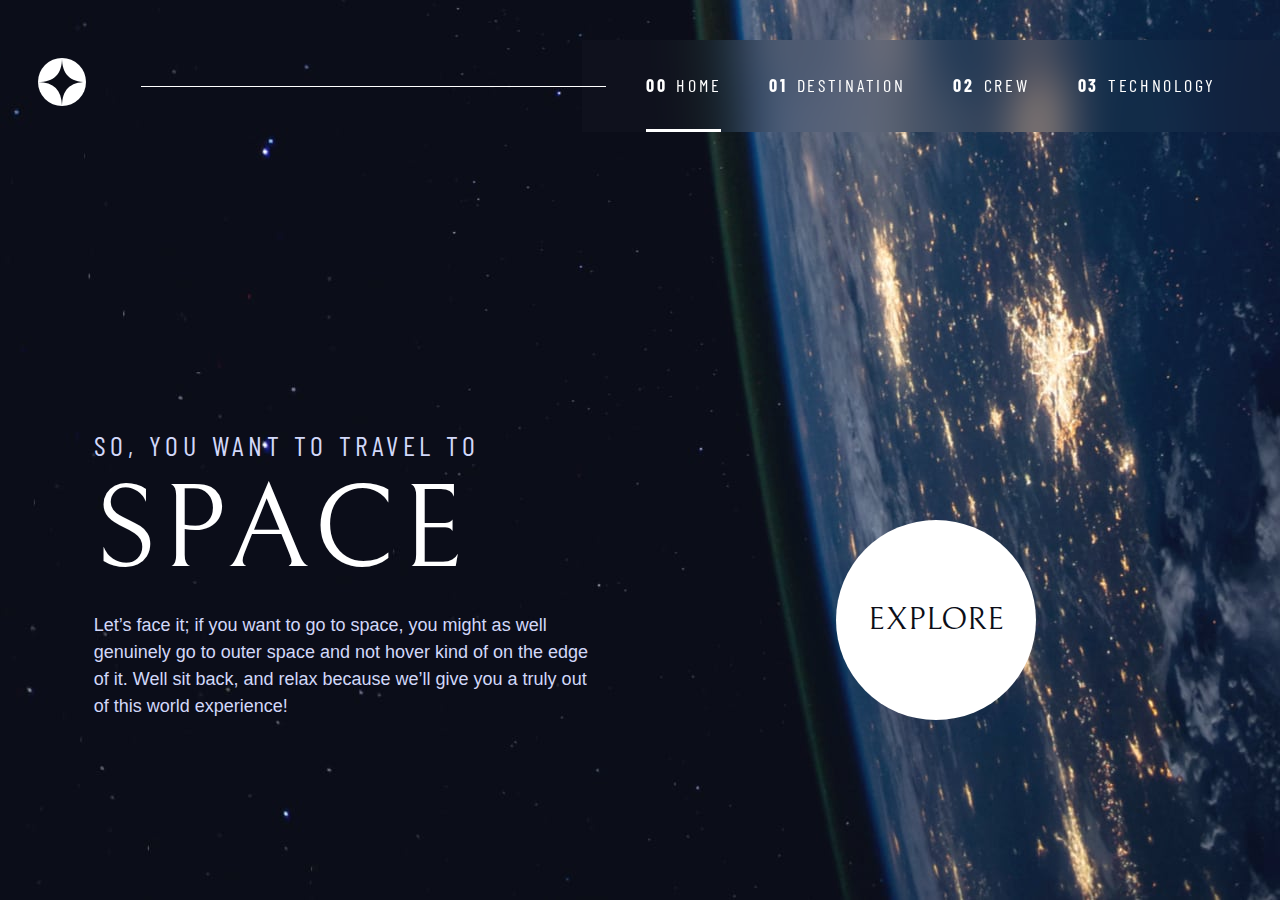
<file: index.html>
<!DOCTYPE html>
<html lang="en">
  <head>
    <meta charset="UTF-8" />
    <meta name="viewport" content="width=device-width, initial-scale=1.0" />

    <link
      rel="icon"
      type="image/png"
      sizes="32x32"
      href="./assets/favicon-32x32.png"
    />

    <!-- Google fonts -->
    <link rel="preconnect" href="https://fonts.googleapis.com" />
    <link rel="preconnect" href="https://fonts.gstatic.com" crossorigin />
    <link
      href="https://fonts.googleapis.com/css2?family=Barlow+Condensed:wght@400;700&family=Bellefair&display=swap"
      rel="stylesheet"
    />
    <!-- Custom CSS -->
    <link rel="stylesheet" href="css/styles.css" />

    <title>Frontend Mentor | Space tourism website</title>

    <script src="js/navigation.js" defer></script>
    <script src="js/tabs.js" defer></script>
  </head>
  <body class="home">
    <a class="skip-to-content" href="#main-content" aria-label="skip to content"
      >Skip to content</a
    >
    <header class="primary-header flex">
      <div class="logo">
        <svg xmlns="http://www.w3.org/2000/svg" width="48" height="48">
          <g fill="none" fill-rule="evenodd">
            <circle cx="24" cy="24" r="24" fill="#FFF" />
            <path
              fill="#0B0D17"
              d="M24 0c0 16-8 24-24 24 15.718.114 23.718 8.114 24 24 0-16 8-24 24-24-16 0-24-8-24-24z"
            />
          </g>
        </svg>
      </div>
      <button
        type="button"
        class="mobile-nav-toggle"
        aria-controls="primary-nav"
        aria-expanded="false"
      >
        <span class="sr-only">Mobile Navigation Menu</span>
      </button>
      <nav>
        <ul
          id="primary-nav"
          class="primary-nav underline-indicators flex"
          role="list"
          data-visibility="false"
        >
          <li class="active">
            <a
              class="ff-secondary text-white uppercase letter-spacing-2"
              href="index.html"
              ><span aria-hidden="true">00</span>Home</a
            >
          </li>
          <li>
            <a
              class="ff-secondary text-white uppercase letter-spacing-2"
              href="destination.html"
              ><span aria-hidden="true">01</span>Destination</a
            >
          </li>
          <li>
            <a
              class="ff-secondary text-white uppercase letter-spacing-2"
              href="crew.html"
              ><span>02</span>Crew</a
            >
          </li>
          <li>
            <a
              class="ff-secondary text-white uppercase letter-spacing-2"
              href="technology.html"
              ><span aria-hidden="true">03</span>Technology</a
            >
          </li>
        </ul>
      </nav>
    </header>
    <main id="main-content" class="grid-container grid-container--home flow">
      <div class="flow">
        <h1 class="ff-secondary fs-500 uppercase letter-spacing-1">
          So, you want to travel to
          <span class="d-block ff-accent fs-900 uppercase text-white"
            >Space</span
          >
        </h1>
        <p>
          Let’s face it; if you want to go to space, you might as well genuinely
          go to outer space and not hover kind of on the edge of it. Well sit
          back, and relax because we’ll give you a truly out of this world
          experience!
        </p>
      </div>
      <a
        href="destination.html"
        class="big-btn ff-accent fs-600 text-dark uppercase bg-white"
        >Explore</a
      >
    </main>
  </body>
</html>
</file>
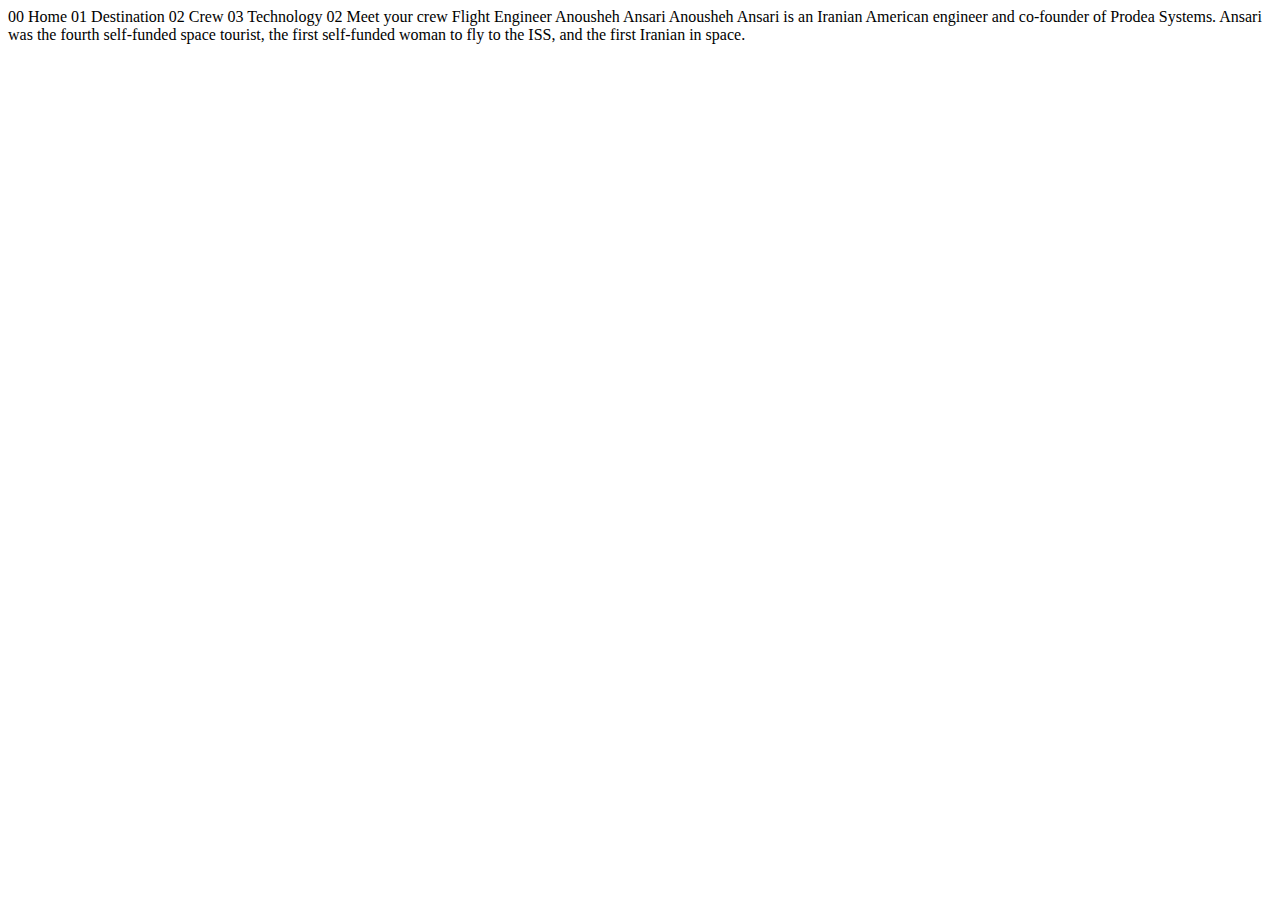
<file: crew-engineer.html>
<!DOCTYPE html>
<html lang="en">
<head>
  <meta charset="UTF-8">
  <meta name="viewport" content="width=device-width, initial-scale=1.0">

  <link rel="icon" type="image/png" sizes="32x32" href="./assets/favicon-32x32.png">
  
  <title>Frontend Mentor | Space tourism website</title>
</head>
<body>

  00 Home
  01 Destination
  02 Crew
  03 Technology

  02 Meet your crew

  Flight Engineer
  Anousheh Ansari

  Anousheh Ansari is an Iranian American engineer and co-founder of Prodea Systems. 
  Ansari was the fourth self-funded space tourist, the first self-funded woman to 
  fly to the ISS, and the first Iranian in space. 
</body>
</html>
</file>
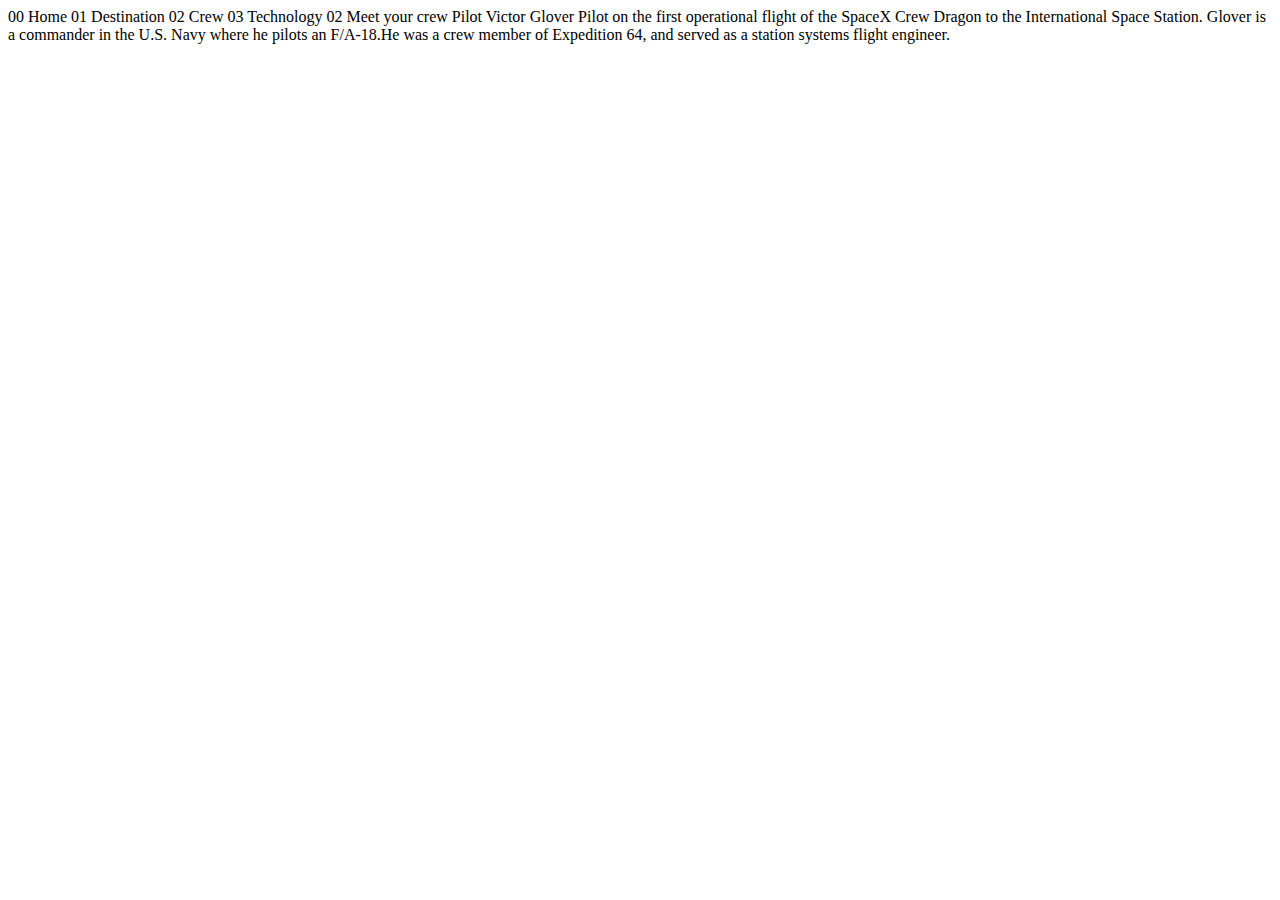
<file: crew-pilot.html>
<!DOCTYPE html>
<html lang="en">
<head>
  <meta charset="UTF-8">
  <meta name="viewport" content="width=device-width, initial-scale=1.0">

  <link rel="icon" type="image/png" sizes="32x32" href="./assets/favicon-32x32.png">
  
  <title>Frontend Mentor | Space tourism website</title>
</head>
<body>

  00 Home
  01 Destination
  02 Crew
  03 Technology

  02 Meet your crew

  Pilot
  Victor Glover

  Pilot on the first operational flight of the SpaceX Crew Dragon to the 
  International Space Station. Glover is a commander in the U.S. Navy where 
  he pilots an F/A-18.He was a crew member of Expedition 64, and served as a 
  station systems flight engineer. 
</body>
</html>
</file>
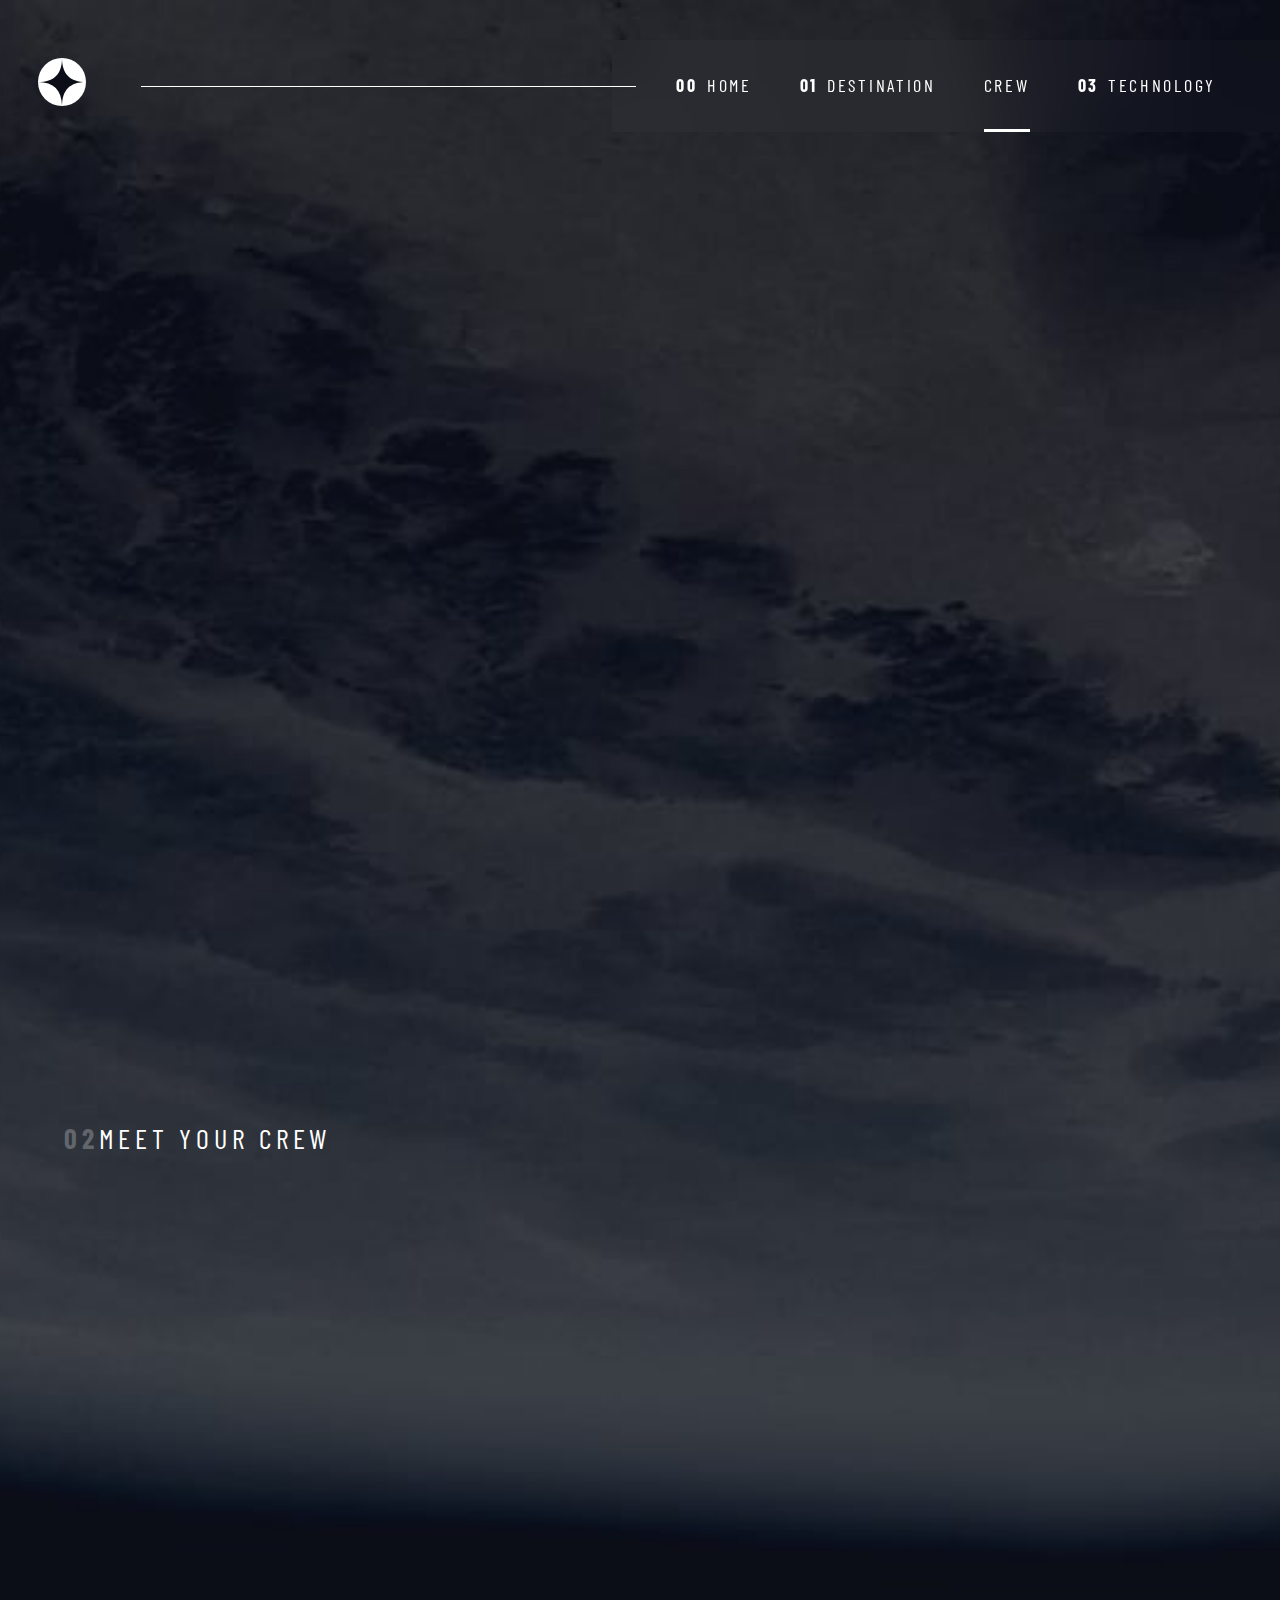
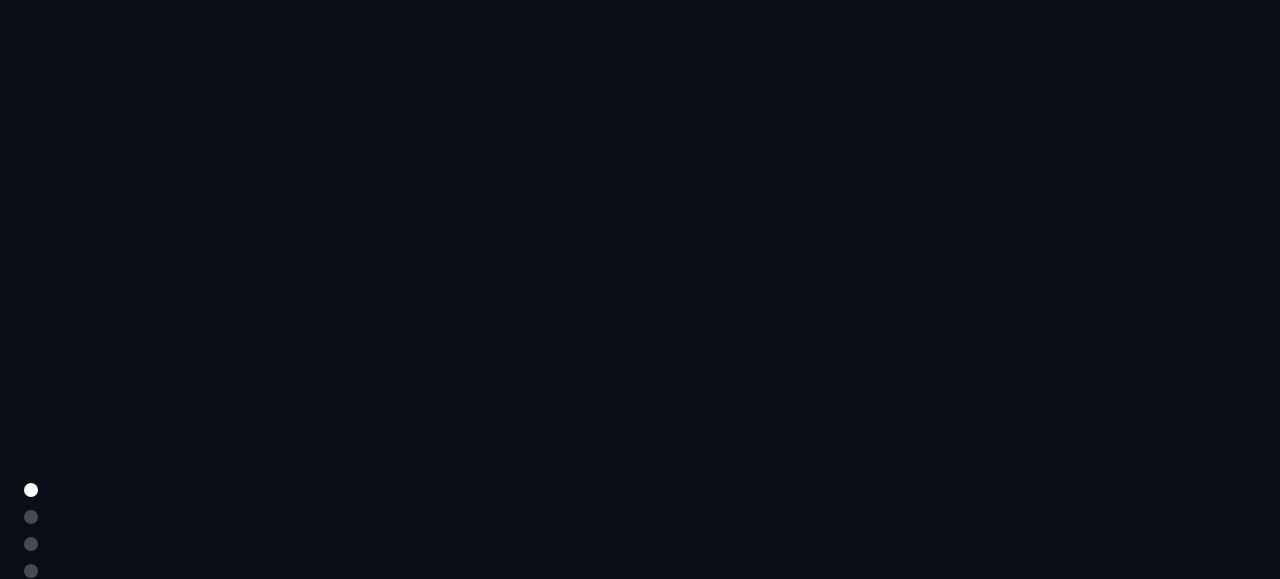
<file: crew-specialist.html>
<!DOCTYPE html>
<html lang="en">
  <head>
    <meta charset="UTF-8" />
    <meta name="viewport" content="width=device-width, initial-scale=1.0" />

    <link
      rel="icon"
      type="image/png"
      sizes="32x32"
      href="./assets/favicon-32x32.png"
    />

    <link rel="preconnect" href="https://fonts.googleapis.com" />
    <link rel="preconnect" href="https://fonts.gstatic.com" crossorigin />
    <link
      href="https://fonts.googleapis.com/css2?family=Barlow+Condensed:wght@400;700&family=Bellefair&display=swap"
      rel="stylesheet"
    />

    <link rel="stylesheet" href="css/styles.css" />

    <title>Frontend Mentor | Space tourism website</title>
    <script src="js/script.js" defer></script>
  </head>
  <body class="crew">
    <a href="#main-content" class="skip-to-content">Skip to content</a>
    <header class="primary-header flex">
      <div class="logo">
        <svg xmlns="http://www.w3.org/2000/svg" width="48" height="48">
          <g fill="none" fill-rule="evenodd">
            <circle cx="24" cy="24" r="24" fill="#FFF" />
            <path
              fill="#0B0D17"
              d="M24 0c0 16-8 24-24 24 15.718.114 23.718 8.114 24 24 0-16 8-24 24-24-16 0-24-8-24-24z"
            />
          </g>
        </svg>
      </div>
      <button
        class="mobile-nav-toggle"
        aria-controls="primary-nav"
        aria-expanded="false"
      >
        <span class="sr-only">Mobile Navigation Menu</span>
      </button>
      <nav>
        <ul
          class="primary-nav underline-indicators flex"
          role="list"
          data-visibility="false"
        >
          <li>
            <a
              href="index.html"
              class="ff-secondary text-white uppercase letter-spacing-2"
              ><span aria-hidden="true">00</span>Home</a
            >
          </li>
          <li>
            <a
              href="destination.html"
              class="ff-secondary text-white uppercase letter-spacing-2"
              ><span aria-hidden="true">01</span>Destination</a
            >
          </li>
          <li class="active">
            <a
              href="crew-specialist.html"
              class="ff-secondary text-white uppercase letter-spacing-2"
              ><span class="sr-only">02</span>Crew</a
            >
          </li>
          <li>
            <a
              href="technology.html"
              class="ff-secondary text-white uppercase letter-spacing-2"
              ><span aria-hidden="true">03</span>Technology</a
            >
          </li>
        </ul>
      </nav>
    </header>
    <main class="grid-container grid-container--crew grid-container--crew-2">
      <h1
        class="numbered-title ff-secondary fs-500 text-white letter-spacing-1"
      >
        <span aria-hidden="true">02</span>Meet your crew
      </h1>

      <ul class="image-list" role="list">
        <li aria-selected="true">
          <picture>
            <source
              srcset="assets/crew/image-douglas-hurley.webp"
              type="image/webp"
            />
            <img alt="Douglas Hurley" />
          </picture>
        </li>
        <li aria-selected="false">
          <picture>
            <source srcset="assets/crew/image-mark-shuttleworth.webp" type="" />
            <img src="assets/crew/image-mark-shuttleworth.png" alt="" />
          </picture>
        </li>
        <li aria-selected="false">
          <picture>
            <source srcset="" type="" />
            <img src="assets/crew/image-victor-glover.png" alt="" />
          </picture>
        </li>
        <li aria-selected="false">
          <picture>
            <source srcset="" type="" />
            <img src="assets/crew/image-anousheh-ansari.png" alt="" />
          </picture>
        </li>
      </ul>

      <ul class="article-list" role="list">
        <li aria-selected="true">
          <article>
            <header>
              <h2>Commander</h2>
              <p>Douglas Hurley</p>
            </header>
            <p>
              Douglas Gerald Hurley is an American engineer, former Marine Corps
              pilot and former NASA astronaut. He launched into space for the
              third time as commander of Crew Dragon Demo-2.
            </p>
          </article>
        </li>
        <li aria-selected="false">
          <article>
            <header>
              <h2>Mission Specialist</h2>
              <p>Mark Shuttleworth</p>
            </header>
            <p>
              Mark Richard Shuttleworth is the founder and CEO of Canonical, the
              company behind the Linux-based Ubuntu operating system.
              Shuttleworth became the first South African to travel to space as
              a space tourist.
            </p>
          </article>
        </li>
        <li aria-selected="false">
          <article>
            <header>
              <h2>Pilot</h2>
              <p>Victor Glover</p>
            </header>
            <p>
              Pilot on the first operational flight of the SpaceX Crew Dragon to
              the International Space Station. Glover is a commander in the U.S.
              Navy where he pilots an F/A-18.He was a crew member of Expedition
              64, and served as a station systems flight engineer.
            </p>
          </article>
        </li>
        <li aria-selected="false">
          <article>
            <header>
              <h2>Flight Engineer</h2>
              <p>Anousheh Ansari</p>
            </header>
            <p>
              Anousheh Ansari is an Iranian American engineer and co-founder of
              Prodea Systems. Ansari was the fourth self-funded space tourist,
              the first self-funded woman to fly to the ISS, and the first
              Iranian in space.
            </p>
          </article>
        </li>
      </ul>
      <div class="dot-indicators">
        <button type="button" aria-selected="true">
          <span class="sr-only">Commander</span>
        </button>
        <button type="button" aria-selected="flase">
          <span class="sr-only">Mission Specialist</span>
        </button>
        <button type="button" aria-selected="flase">
          <span class="sr-only">Pilot</span>
        </button>
        <button type="button" aria-selected="flase">
          <span class="sr-only">Flight Engineer</span>
        </button>
      </div>
    </main>
  </body>
</html>
</file>
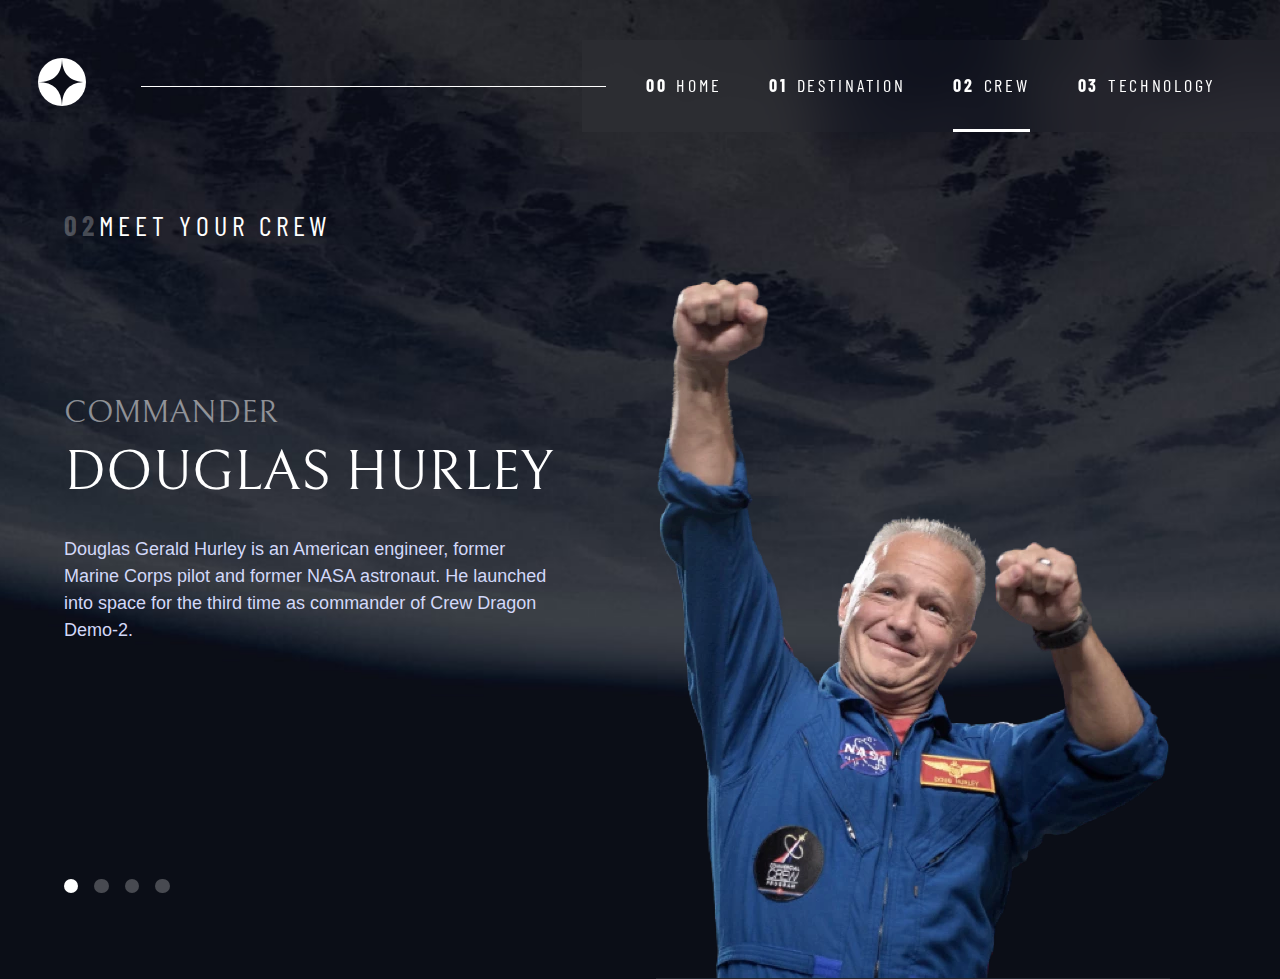
<file: crew.html>
<!DOCTYPE html>
<html lang="en">
  <head>
    <meta charset="UTF-8" />
    <meta name="viewport" content="width=device-width, initial-scale=1.0" />

    <link
      rel="icon"
      type="image/png"
      sizes="32x32"
      href="./assets/favicon-32x32.png"
    />

    <link rel="preconnect" href="https://fonts.googleapis.com" />
    <link rel="preconnect" href="https://fonts.gstatic.com" crossorigin />
    <link
      href="https://fonts.googleapis.com/css2?family=Barlow+Condensed:wght@400;700&family=Bellefair&display=swap"
      rel="stylesheet"
    />

    <link rel="stylesheet" href="css/styles.css" />

    <title>Frontend Mentor | Space tourism website</title>
    <script src="js/navigation.js" defer></script>
    <script src="js/tabs.js" defer></script>
  </head>
  <body class="crew">
    <a class="skip-to-content" href="#main-content" aria-label="skip to content"
      >Skip to content</a
    >
    <header class="primary-header flex">
      <div class="logo">
        <svg xmlns="http://www.w3.org/2000/svg" width="48" height="48">
          <g fill="none" fill-rule="evenodd">
            <circle cx="24" cy="24" r="24" fill="#FFF" />
            <path
              fill="#0B0D17"
              d="M24 0c0 16-8 24-24 24 15.718.114 23.718 8.114 24 24 0-16 8-24 24-24-16 0-24-8-24-24z"
            />
          </g>
        </svg>
      </div>
      <button
        type="button"
        class="mobile-nav-toggle"
        aria-controls="primary-nav"
        aria-expanded="false"
      >
        <span class="sr-only">Mobile Navigation Menu</span>
      </button>
      <nav>
        <ul
          id="primary-nav"
          class="primary-nav underline-indicators flex"
          role="list"
          data-visibility="false"
        >
          <li>
            <a
              class="ff-secondary text-white uppercase letter-spacing-2"
              href="index.html"
              ><span aria-hidden="true">00</span>Home</a
            >
          </li>
          <li>
            <a
              class="ff-secondary text-white uppercase letter-spacing-2"
              href="destination.html"
              ><span aria-hidden="true">01</span>Destination</a
            >
          </li>
          <li class="active">
            <a
              class="ff-secondary text-white uppercase letter-spacing-2"
              href="crew.html"
              ><span aria-hidden="true">02</span>Crew</a
            >
          </li>
          <li>
            <a
              class="ff-secondary text-white uppercase letter-spacing-2"
              href="technology.html"
              ><span aria-hidden="true">03</span>Technology</a
            >
          </li>
        </ul>
      </nav>
    </header>
    <main id="main-content" class="grid-container grid-container--crew flow">
      <h1
        class="numbered-title ff-secondary fs-500 text-white letter-spacing-1"
      >
        <span>02</span>Meet your crew
      </h1>

      <div
        class="dot-list dot-indicators flex"
        role="tablist"
        aria-label="crew member list"
      >
        <button
          type="button"
          aria-selected="true"
          role="tab"
          aria-controls="commander-tab"
          tabindex="0"
          data-image="commander-image"
        >
          <span class="sr-only">The Commander</span>
        </button>
        <button
          type="button"
          aria-selected="false"
          role="tab"
          aria-controls="specialist-tab"
          tabindex="-1"
          data-image="specialist-image"
        >
          <span class="sr-only">The Mission Specialist</span>
        </button>
        <button
          type="button"
          aria-selected="false"
          role="tab"
          aria-controls="pilot-tab"
          tabindex="-1"
          data-image="pilot-image"
        >
          <span class="sr-only">The Pilot</span>
        </button>
        <button
          type="button"
          aria-selected="false"
          role="tab"
          aria-controls="engineer-tab"
          tabindex="-1"
          data-image="engineer-image"
        >
          <span class="sr-only">The Flight Engineer</span>
        </button>
      </div>

      <!-- commander -->
      <article
        id="commander-tab"
        class="crew-details flow"
        tabindex="0"
        role="tabpanel"
        data-visible="true"
      >
        <header class="flow flow--space-small">
          <h2 class="ff-accent fs-600 text-white uppercase">Commander</h2>
          <p class="ff-accent fs-700 text-white uppercase">Douglas Hurley</p>
        </header>
        <p>
          Douglas Gerald Hurley is an American engineer, former Marine Corps
          pilot and former NASA astronaut. He launched into space for the third
          time as commander of Crew Dragon Demo-2.
        </p>
      </article>

      <!-- specialist -->
      <article
        id="specialist-tab"
        class="crew-details flow"
        tabindex="0"
        role="tabpanel"
        data-visible="false"
      >
        <header class="flow flow--space-small">
          <h2 class="ff-accent fs-600 text-white uppercase">Specialist</h2>
          <p class="ff-accent fs-700 text-white uppercase">Mark Shuttleworth</p>
        </header>
        <p>
          Mark Richard Shuttleworth is the founder and CEO of Canonical, the
          company behind the Linux-based Ubuntu operating system. Shuttleworth
          became the first South African to travel to space as a space tourist.
        </p>
      </article>

      <!-- pilot -->
      <article
        id="pilot-tab"
        class="crew-details flow"
        tabindex="0"
        role="tabpanel"
        data-visible="false"
      >
        <header class="flow flow--space-small">
          <h2 class="ff-accent fs-600 text-white uppercase">Pilot</h2>
          <p class="ff-accent fs-700 text-white uppercase">Victor Glover</p>
        </header>
        <p>
          Pilot on the first operational flight of the SpaceX Crew Dragon to the
          International Space Station. Glover is a commander in the U.S. Navy
          where he pilots an F/A-18.He was a crew member of Expedition 64, and
          served as a station systems flight engineer.
        </p>
      </article>

      <!-- engineer -->
      <article
        id="engineer-tab"
        class="crew-details flow"
        tabindex="0"
        role="tabpanel"
        data-visible="false"
      >
        <header class="flow flow--space-small">
          <h2 class="ff-accent fs-600 text-white uppercase">Flight Engineer</h2>
          <p class="ff-accent fs-700 text-white uppercase">Anousheh Ansari</p>
        </header>
        <p>
          Anousheh Ansari is an Iranian American engineer and co-founder of
          Prodea Systems. Ansari was the fourth self-funded space tourist, the
          first self-funded woman to fly to the ISS, and the first Iranian in
          space.
        </p>
      </article>

      <picture id="commander-image" data-visible="true">
        <source
          srcset="assets/crew/image-douglas-hurley.webp"
          type="image/webp"
        />
        <img src="assets/crew/image-douglas-hurley.png" alt="Douglas Hurley" />
      </picture>

      <picture id="specialist-image" data-visible="false">
        <source
          srcset="assets/crew/image-mark-shuttleworth.webp"
          type="image/webp"
        />
        <img
          src="assets/crew/image-mark-shuttleworth.png"
          alt="Douglas Hurley"
        />
      </picture>

      <picture id="pilot-image" data-visible="false">
        <source
          srcset="assets/crew/image-victor-glover.webp"
          type="image/webp"
        />
        <img src="assets/crew/image-victor-glover.png" alt="Douglas Hurley" />
      </picture>

      <picture id="engineer-image" data-visible="false">
        <source
          srcset="assets/crew/image-anousheh-ansari.webp"
          type="image/webp"
        />
        <img src="assets/crew/image-anousheh-ansari.png" alt="Douglas Hurley" />
      </picture>
    </main>
  </body>
</html>
</file>
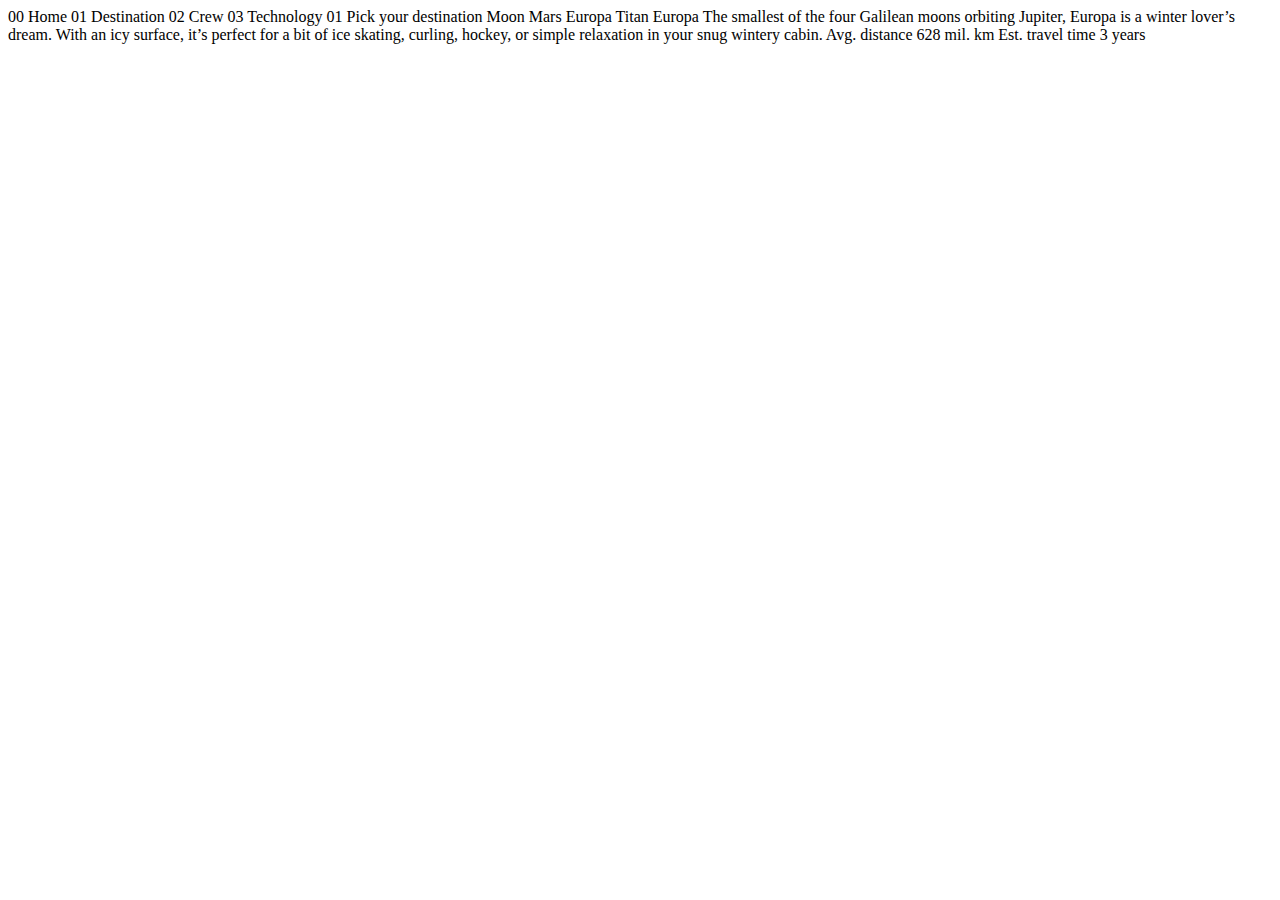
<file: destination-europa.html>
<!DOCTYPE html>
<html lang="en">
<head>
  <meta charset="UTF-8">
  <meta name="viewport" content="width=device-width, initial-scale=1.0">

  <link rel="icon" type="image/png" sizes="32x32" href="./assets/favicon-32x32.png">
  
  <title>Frontend Mentor | Space tourism website</title>
</head>
<body>

  00 Home
  01 Destination
  02 Crew
  03 Technology

  01 Pick your destination

  Moon
  Mars
  Europa
  Titan

  Europa

  The smallest of the four Galilean moons orbiting Jupiter, Europa is a 
  winter lover’s dream. With an icy surface, it’s perfect for a bit of 
  ice skating, curling, hockey, or simple relaxation in your snug 
  wintery cabin.

  Avg. distance
  628 mil. km

  Est. travel time
  3 years
</body>
</html>
</file>
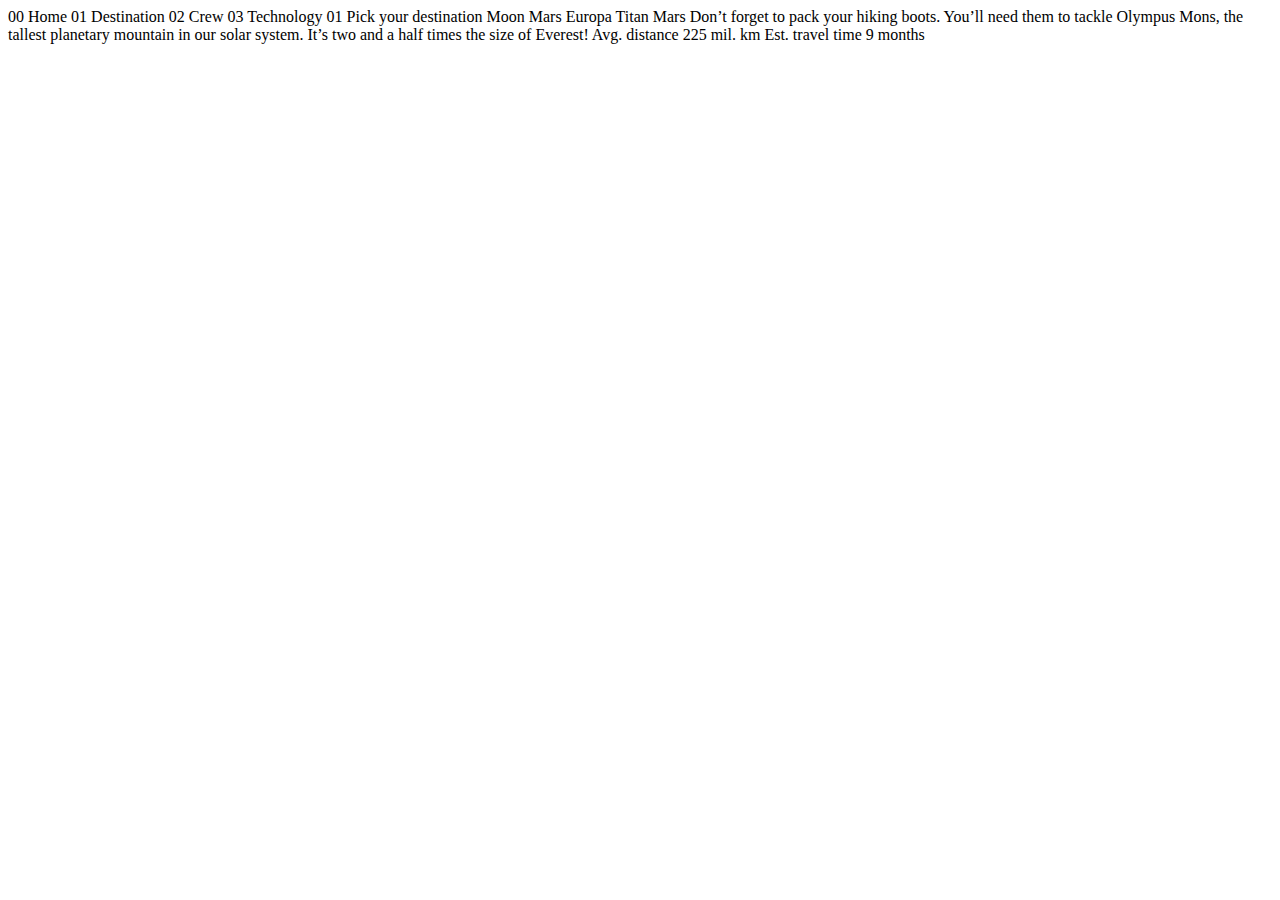
<file: destination-mars.html>
<!DOCTYPE html>
<html lang="en">
<head>
  <meta charset="UTF-8">
  <meta name="viewport" content="width=device-width, initial-scale=1.0">

  <link rel="icon" type="image/png" sizes="32x32" href="./assets/favicon-32x32.png">
  
  <title>Frontend Mentor | Space tourism website</title>
</head>
<body>

  00 Home
  01 Destination
  02 Crew
  03 Technology

  01 Pick your destination

  Moon
  Mars
  Europa
  Titan

  Mars

  Don’t forget to pack your hiking boots. You’ll need them to tackle Olympus Mons, 
  the tallest planetary mountain in our solar system. It’s two and a half times 
  the size of Everest!

  Avg. distance
  225 mil. km

  Est. travel time
  9 months
</body>
</html>
</file>
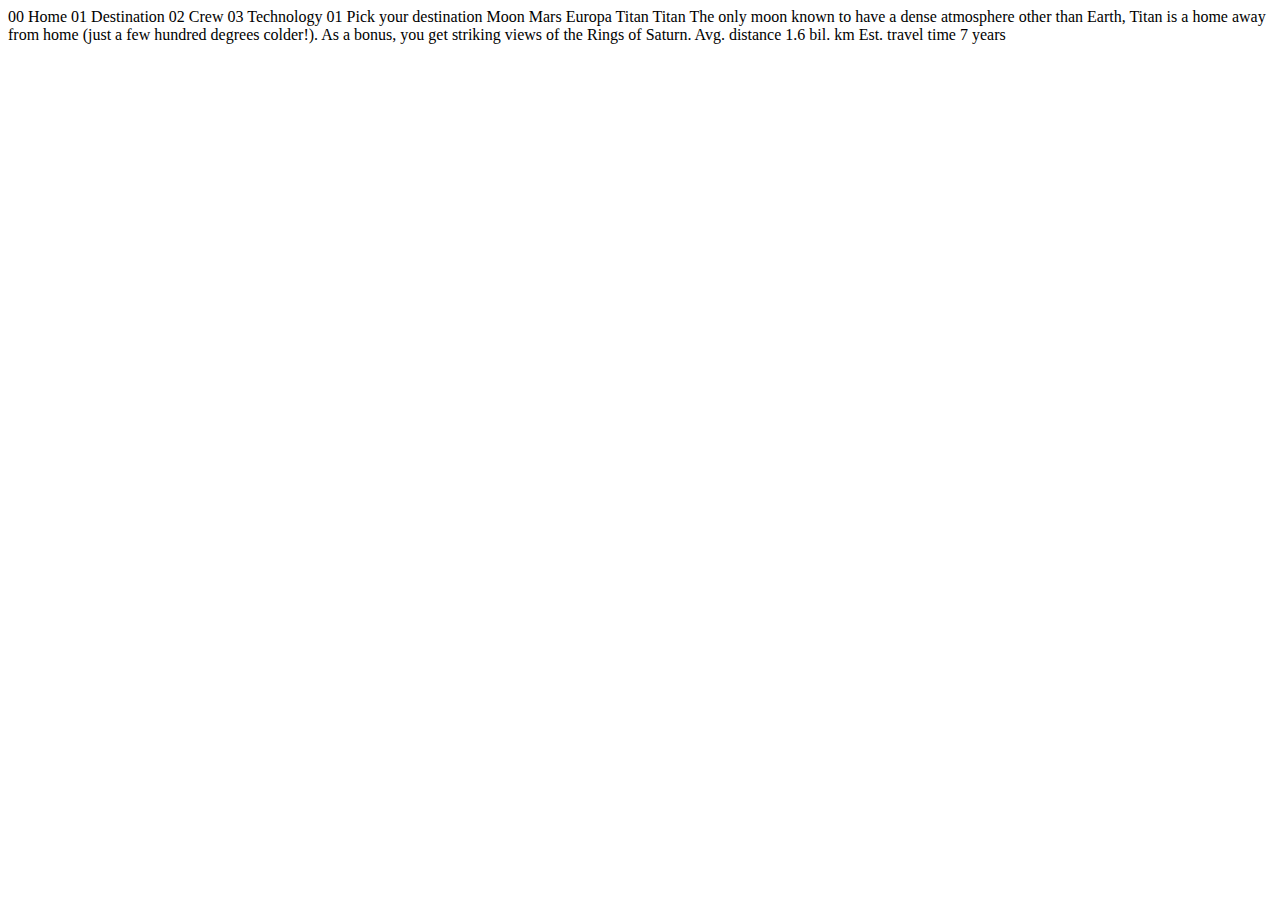
<file: destination-titan.html>
<!DOCTYPE html>
<html lang="en">
<head>
  <meta charset="UTF-8">
  <meta name="viewport" content="width=device-width, initial-scale=1.0">

  <link rel="icon" type="image/png" sizes="32x32" href="./assets/favicon-32x32.png">
  
  <title>Frontend Mentor | Space tourism website</title>
</head>
<body>

  00 Home
  01 Destination
  02 Crew
  03 Technology

  01 Pick your destination

  Moon
  Mars
  Europa
  Titan

  Titan

  The only moon known to have a dense atmosphere other than Earth, Titan 
  is a home away from home (just a few hundred degrees colder!). As a 
  bonus, you get striking views of the Rings of Saturn.

  Avg. distance
  1.6 bil. km

  Est. travel time
  7 years
</body>
</html>
</file>
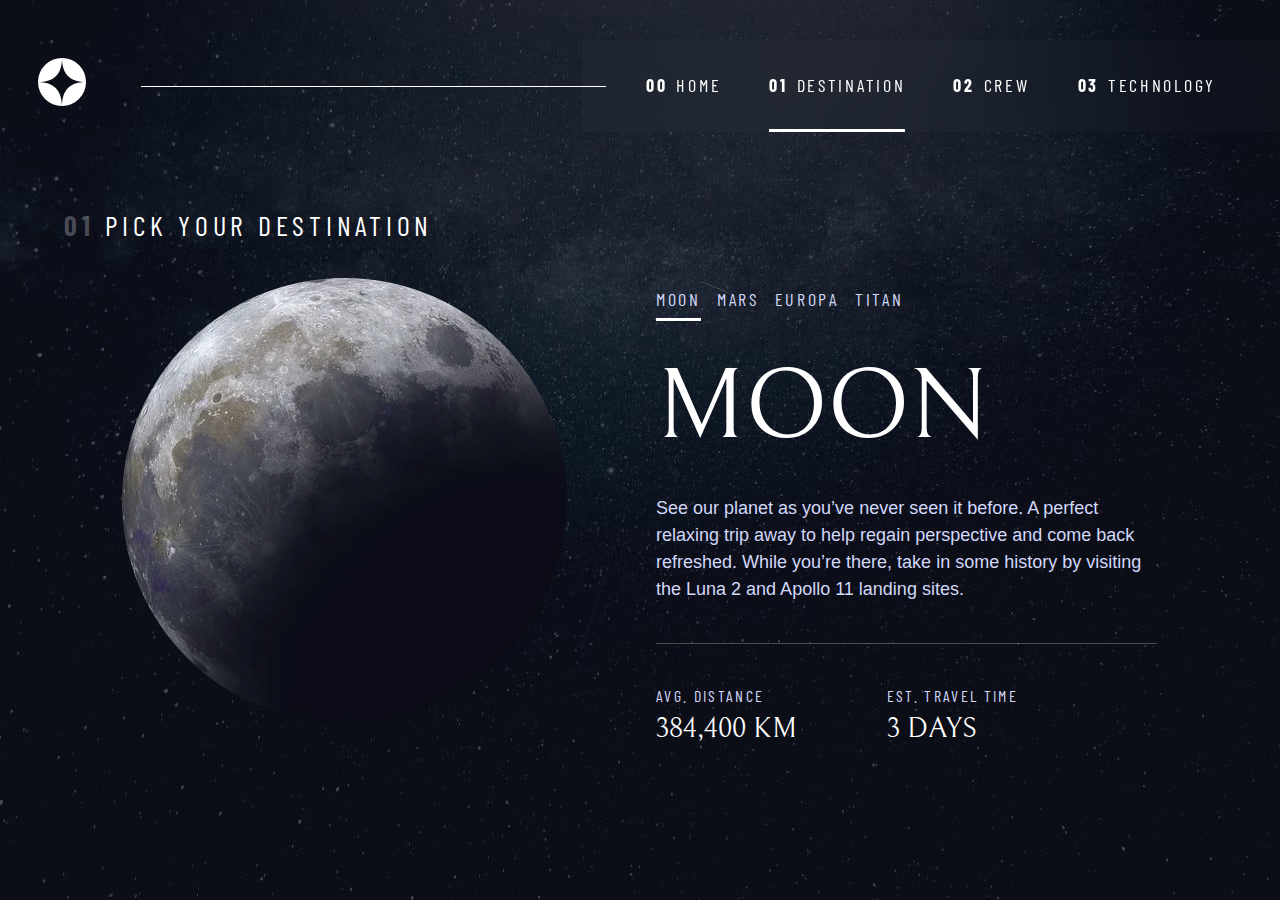
<file: destination.html>
<!DOCTYPE html>
<html lang="en">
  <head>
    <meta charset="UTF-8" />
    <meta name="viewport" content="width=device-width, initial-scale=1.0" />

    <link
      rel="icon"
      type="image/png"
      sizes="32x32"
      href="./assets/favicon-32x32.png"
    />

    <link rel="preconnect" href="https://fonts.googleapis.com" />
    <link rel="preconnect" href="https://fonts.gstatic.com" crossorigin />
    <link
      href="https://fonts.googleapis.com/css2?family=Barlow+Condensed:wght@400;700&family=Bellefair&display=swap"
      rel="stylesheet"
    />

    <link href="css/styles.css" rel="stylesheet" />
    <title>Frontend Mentor | Space tourism website</title>
    <script src="js/navigation.js" defer></script>
    <script src="js/tabs.js" defer></script>
  </head>
  <body class="destination">
    <a href="#main-content" class="skip-to-content" aria-label="skip to content"
      >Skip to content</a
    >
    <header class="primary-header flex">
      <div class="logo">
        <svg xmlns="http://www.w3.org/2000/svg" width="48" height="48">
          <g fill="none" fill-rule="evenodd">
            <circle cx="24" cy="24" r="24" fill="#FFF" />
            <path
              fill="#0B0D17"
              d="M24 0c0 16-8 24-24 24 15.718.114 23.718 8.114 24 24 0-16 8-24 24-24-16 0-24-8-24-24z"
            />
          </g>
        </svg>
      </div>
      <button
        type="button"
        class="mobile-nav-toggle"
        aria-controls="primary-nav"
        aria-expanded="false"
      >
        <span class="sr-only">Menu</span>
      </button>
      <nav>
        <ul
          class="primary-nav underline-indicators flex"
          role="list"
          data-visibility="false"
        >
          <li>
            <a
              class="ff-secondary text-white uppercase letter-spacing-2"
              href="index.html"
              ><span aria-hidden="true">00</span>Home</a
            >
          </li>
          <li class="active">
            <a
              class="ff-secondary text-white uppercase letter-spacing-2"
              href="destination.html"
              ><span aria-hidden="true">01</span>Destination</a
            >
          </li>
          <li>
            <a
              class="ff-secondary text-white uppercase letter-spacing-2"
              href="crew.html"
              ><span aria-hidden="true">02</span>Crew</a
            >
          </li>
          <li>
            <a
              class="ff-secondary text-white uppercase letter-spacing-2"
              href="technology.html"
              ><span aria-hidden="true">03</span>Technology</a
            >
          </li>
        </ul>
      </nav>
    </header>

    <main
      id="main-content"
      class="grid-container grid-container--destination flow"
    >
      <h1
        class="ff-secondary fs-500 numbered-title text-white letter-spacing-1"
      >
        <span aria-hidden="true">01</span> Pick your destination
      </h1>

      <picture
        id="moon-image"
        class="destination-img"
        data-theme="moon"
        data-visible="true"
      >
        <source srcset="assets/destination/image-moon.webp" type="image/webp" />
        <img src="assets/destination/image-moon.png" alt="the Moon" />
      </picture>

      <picture
        id="mars-image"
        class="destination-img"
        data-theme="mars"
        data-visible="false"
        hidden
      >
        <source srcset="assets/destination/image-mars.webp" type="image/webp" />
        <img src="assets/destination/image-mars.png" alt="the planet Mars" />
      </picture>
      <picture
        id="europa-image"
        class="destination-img"
        data-theme="europa"
        data-visible="false"
        hidden
      >
        <source
          srcset="assets/destination/image-europa.webp"
          type="image/webp"
        />
        <img src="assets/destination/image-europa.png" alt="the moon Europa" />
      </picture>
      <picture
        id="titan-image"
        class="destination-img"
        data-theme="titan"
        data-visible="false"
        hidden
      >
        <source
          srcset="assets/destination/image-titan.webp"
          type="image/webp"
        />
        <img src="assets/destination/image-titan.png" alt="the moon Titan" />
      </picture>

      <div
        class="tab-list underline-indicators flex"
        role="tablist"
        aria-label="destination list"
      >
        <button
          type="button"
          aria-selected="true"
          role="tab"
          aria-controls="moon-tab"
          class="ff-secondary uppercase text-accent letter-spacing-2"
          tab-index="0"
          data-image="moon-image"
        >
          Moon
        </button>
        <button
          type="button"
          aria-selected="false"
          role="tab"
          aria-controls="mars-tab"
          class="ff-secondary uppercase text-accent letter-spacing-2"
          tab-index="-1"
          data-image="mars-image"
        >
          Mars
        </button>
        <button
          type="button"
          aria-selected="false"
          role="tab"
          aria-controls="europa-tab"
          class="ff-secondary uppercase text-accent letter-spacing-2"
          tab-index="-1"
          data-image="europa-image"
        >
          Europa
        </button>
        <button
          type="button"
          aria-selected="false"
          role="tab"
          aria-controls="titan-tab"
          class="ff-secondary uppercase text-accent letter-spacing-2"
          tab-index="-1"
          data-image="titan-image"
        >
          Titan
        </button>
      </div>

      <!-- the Moon -->
      <article
        id="moon-tab"
        class="destination-info flow"
        role="tabpanel"
        tabindex="0"
        data-visible="true"
      >
        <h2 class="ff-accent fs-800 text-white uppercase">Moon</h2>
        <p>
          See our planet as you’ve never seen it before. A perfect relaxing trip
          away to help regain perspective and come back refreshed. While you’re
          there, take in some history by visiting the Luna 2 and Apollo 11
          landing sites.
        </p>

        <div class="destination-meta flex">
          <div>
            <h3 class="ff-secondary fs-200 uppercase letter-spacing-3">
              Avg. distance
            </h3>
            <p class="ff-accent text-white uppercase">384,400 km</p>
          </div>
          <div>
            <h3 class="ff-secondary fs-200 uppercase letter-spacing-3">
              Est. travel time
            </h3>
            <p class="ff-accent text-white uppercase">3 days</p>
          </div>
        </div>
      </article>

      <!-- Mars -->
      <article
        id="mars-tab"
        class="destination-info flow"
        role="tabpanel"
        tabindex="0"
        data-visible="false"
      >
        <h2 class="ff-accent fs-800 text-white uppercase">Mars</h2>

        <p>
          Don’t forget to pack your hiking boots. You’ll need them to tackle
          Olympus Mons, the tallest planetary mountain in our solar system. It’s
          two and a half times the size of Everest!
        </p>

        <div class="destination-meta flex">
          <div>
            <h3 class="ff-secondary fs-200 uppercase letter-spacing-3">
              Avg. distance
            </h3>
            <p class="ff-accent text-white uppercase">225 mil. km</p>
          </div>
          <div>
            <h3 class="ff-secondary fs-200 uppercase letter-spacing-3">
              Est. travel time
            </h3>
            <p class="ff-accent text-white uppercase">9 months</p>
          </div>
        </div>
      </article>

      <!-- Europa -->
      <article
        id="europa-tab"
        class="destination-info flow"
        role="tabpanel"
        tabindex="0"
        data-visible="false"
      >
        <h2 class="ff-accent fs-800 text-white uppercase">Europa</h2>

        <p>
          The smallest of the four Galilean moons orbiting Jupiter, Europa is a
          winter lover’s dream. With an icy surface, it’s perfect for a bit of
          ice skating, curling, hockey, or simple relaxation in your snug
          wintery cabin.
        </p>

        <div class="destination-meta flex">
          <div>
            <h3 class="ff-secondary fs-200 uppercase letter-spacing-3">
              Avg. distance
            </h3>
            <p class="ff-accent text-white uppercase">628 mil. km</p>
          </div>
          <div>
            <h3 class="ff-secondary fs-200 uppercase letter-spacing-3">
              Est. travel time
            </h3>
            <p class="ff-accent text-white uppercase">3 years</p>
          </div>
        </div>
      </article>

      <!-- Titan -->
      <article
        id="titan-tab"
        class="destination-info flow"
        role="tabpanel"
        tabindex="0"
        data-visible="false"
      >
        <h2 class="ff-accent fs-800 text-white uppercase">Titan</h2>

        <p>
          The only moon known to have a dense atmosphere other than Earth, Titan
          is a home away from home (just a few hundred degrees colder!). As a
          bonus, you get striking views of the Rings of Saturn.
        </p>

        <div class="destination-meta flex">
          <div>
            <h3 class="ff-secondary fs-200 uppercase letter-spacing-3">
              Avg. distance
            </h3>
            <p class="ff-accent text-white uppercase">1.6 bil. km</p>
          </div>
          <div>
            <h3 class="ff-secondary fs-200 uppercase letter-spacing-3">
              Est. travel time
            </h3>
            <p class="ff-accent text-white uppercase">7 years</p>
          </div>
        </div>
      </article>
    </main>
    <!-- <main id="destination" class="grid-container--pages">
      <h1 class="ff-secondary fs-500 numbered-title text-white letter-spacing-1"><span>01</span> Pick your destination</h1>
      <div class="tabby grid">
        <div class="tabs underline-indicators flex">
          <button type="button" class="active ff-secondary uppercase text-accent letter-spacing-2" data-theme="moon">Moon</button>
          <button type="button" class="ff-secondary uppercase text-accent letter-spacing-2" data-theme="mars">Mars</button>
          <button type="button" class="ff-secondary uppercase text-accent letter-spacing-2" data-theme="europa">Europa</button>
          <button type="button" class="ff-secondary uppercase text-accent letter-spacing-2" data-theme="titan">Titan</button>
        </div>
        <ul class="tab__content" role="list">
          <li id="moon" class="active flex">
            <div class="tab__content__image">
            <img
              src="assets/destination/image-moon.png"
              alt="picture of the Moon"
            />
            </div>
            <div class="tab__content__body">
            <h2 class="ff-accent fs-900 text-white uppercase">Moon</h2>
            <p>
              See our planet as you’ve never seen it before. A perfect relaxing
              trip away to help regain perspective and come back refreshed. While
              you’re there, take in some history by visiting the Luna 2 and Apollo
              11 landing sites.
            </p>
            <div class="stats flex">
              <div>
                <h3 class="ff-secondary fs-200 uppercase letter-spacing-3">Avg. distance</h3>
                <p class="ff-accent fs-500 text-white uppercase">384,400 km</p>
              </div>
              <div>
                <h3 class="ff-secondary fs-200 uppercase letter-spacing-3">Est. travel time</h3>
                <p class="ff-accent fs-500 text-white uppercase">3 days</p>
              </div>
            </div>
            </div>
          </li>
          <li id="mars">
            <div class="tab__content__image">
              <img src="assets/destination/image-mars.png" alt="picture of Mars">
            </div>
            <div class="tab__content__body">
              <h2 class="ff-accent fs-900 text-white uppercase">Mars</h2>
              <p>Don’t forget to pack your hiking boots. You’ll need them to tackle Olympus Mons, 
                the tallest planetary mountain in our solar system. It’s two and a half times 
                the size of Everest!</p>
              <div class="stats flex">
                <div>
                  <h3 class="ff-secondary fs-200 uppercase letter-spacing-3">Avg. distance</h3>
                  <p class="ff-accent fs-500 text-white uppercase">225 mil. km</p>
                </div>
                <div>
                  <h3 class="ff-secondary fs-200 uppercase letter-spacing-3">Est. travel time</h3>
                  <p class="ff-accent fs-500 text-white uppercase">9 months</p>
                </div>
              </div>
            </div>
          </li>
          <li id="europa">
            <div class="tab__content__image">
              <img src="assets/destination/image-europa.png" alt="picture of Europa">
            </div>
            <div class="tab__content__body">
              <h2 class="ff-accent fs-900 text-white uppercase">Europa</h2>
              <p>The smallest of the four Galilean moons orbiting Jupiter, Europa is a 
                winter lover’s dream. With an icy surface, it’s perfect for a bit of 
                ice skating, curling, hockey, or simple relaxation in your snug 
                wintery cabin.</p>
              <div class="stats flex">
                <div>
                  <h3 class="ff-secondary fs-200 uppercase letter-spacing-3">Avg. distance</h3>
                  <p class="ff-accent fs-500 text-white uppercase">628 mil. km</p>
                </div>
                <div>
                  <h3 class="ff-secondary fs-200 uppercase letter-spacing-3">Est. travel time</h3>
                  <p class="ff-accent fs-500 text-white uppercase">3 years</p>
                </div>
              </div>
            </div>
          </li>
          <li id="titan">
            <div class="tab__content__image">
              <img src="assets/destination/image-titan.png" alt="picture of Titan">
            </div>
            <div class="tab__content__body">
              <h2 class="ff-accent fs-900 text-white uppercase">Titan</h2>
              <p>The only moon known to have a dense atmosphere other than Earth, Titan 
                is a home away from home (just a few hundred degrees colder!). As a 
                bonus, you get striking views of the Rings of Saturn.</p>
              <div class="stats flex">
                <div>
                  <h3 class="ff-secondary fs-200 uppercase letter-spacing-3">Avg. distance</h3>
                  <p class="ff-accent fs-500 text-white uppercase">1.6 bil. km</p>
                </div>
                <div>
                  <h3 class="ff-secondary fs-200 uppercase letter-spacing-3">Est. travel time</h3>
                  <p class="ff-accent fs-500 text-white uppercase">7 years</p>
                </div>
              </div>
            </div>
          </li>
        </ul>
    </main> -->
  </body>
</html>
</file>
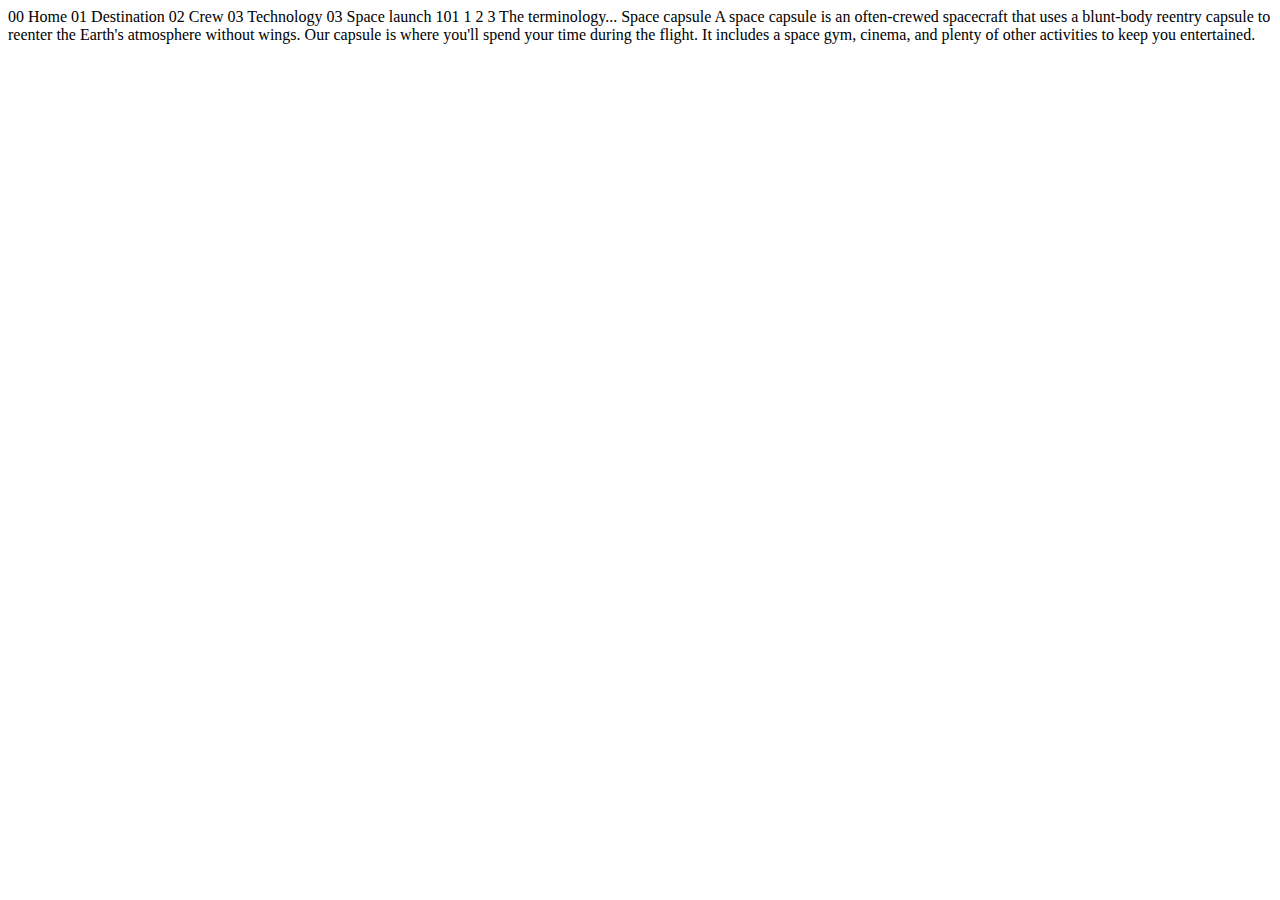
<file: technology-capsule.html>
<!DOCTYPE html>
<html lang="en">
<head>
  <meta charset="UTF-8">
  <meta name="viewport" content="width=device-width, initial-scale=1.0">

  <link rel="icon" type="image/png" sizes="32x32" href="./assets/favicon-32x32.png">
  
  <title>Frontend Mentor | Space tourism website</title>
</head>
<body>

  00 Home
  01 Destination
  02 Crew
  03 Technology

  03 Space launch 101

  1
  2
  3

  The terminology...
  Space capsule

  A space capsule is an often-crewed spacecraft that uses a blunt-body reentry 
  capsule to reenter the Earth's atmosphere without wings. Our capsule is where 
  you'll spend your time during the flight. It includes a space gym, cinema, 
  and plenty of other activities to keep you entertained.
</body>
</html>
</file>
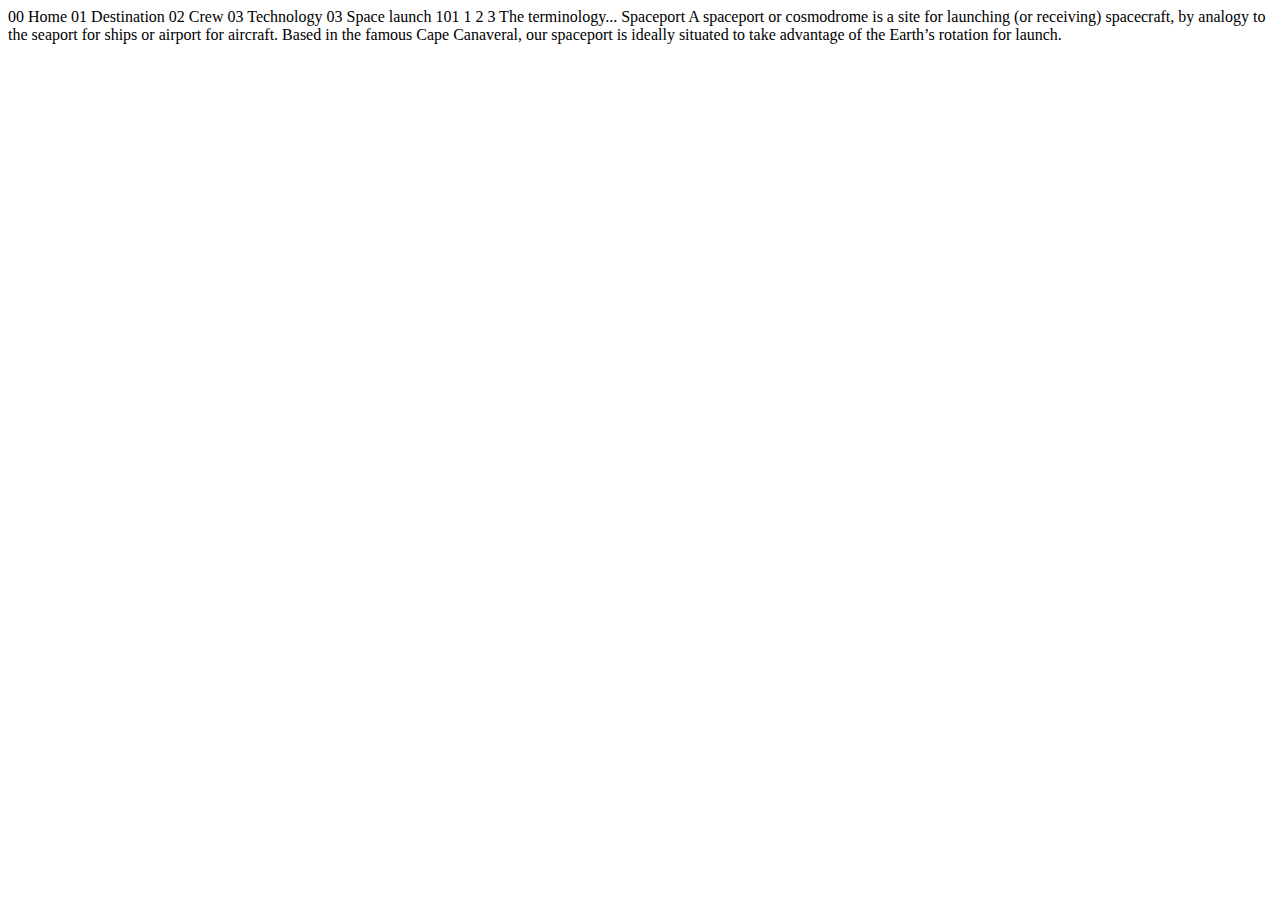
<file: technology-spaceport.html>
<!DOCTYPE html>
<html lang="en">
<head>
  <meta charset="UTF-8">
  <meta name="viewport" content="width=device-width, initial-scale=1.0">

  <link rel="icon" type="image/png" sizes="32x32" href="./assets/favicon-32x32.png">
  
  <title>Frontend Mentor | Space tourism website</title>
</head>
<body>

  00 Home
  01 Destination
  02 Crew
  03 Technology

  03 Space launch 101

  1
  2
  3

  The terminology...
  Spaceport

  A spaceport or cosmodrome is a site for launching (or receiving) spacecraft, 
  by analogy to the seaport for ships or airport for aircraft. Based in the 
  famous Cape Canaveral, our spaceport is ideally situated to take advantage 
  of the Earth’s rotation for launch.
</body>
</html>
</file>
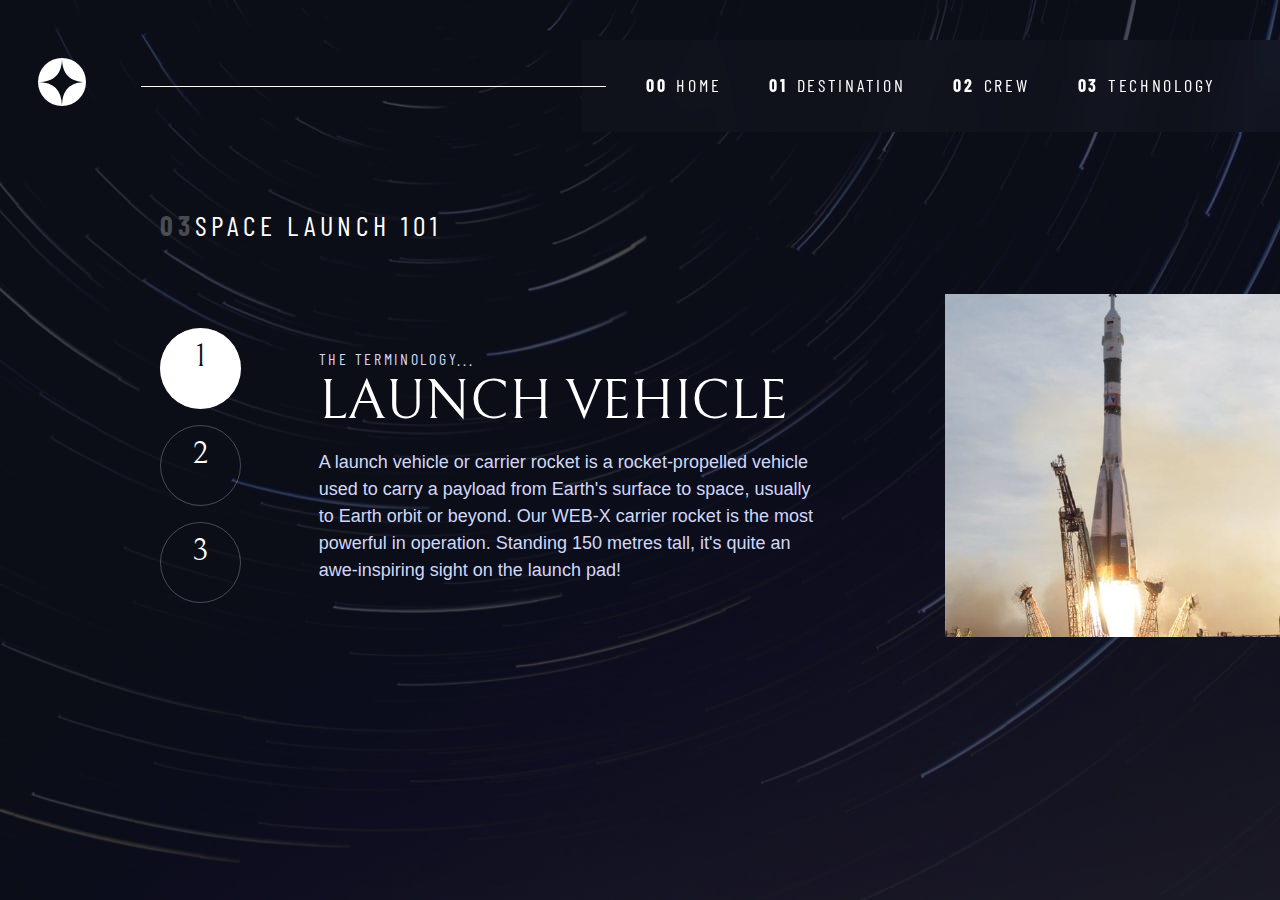
<file: technology.html>
<!DOCTYPE html>
<html lang="en">
  <head>
    <meta charset="UTF-8" />
    <meta name="viewport" content="width=device-width, initial-scale=1.0" />

    <link
      rel="icon"
      type="image/png"
      sizes="32x32"
      href="./assets/favicon-32x32.png"
    />

    <link rel="preconnect" href="https://fonts.googleapis.com" />
    <link rel="preconnect" href="https://fonts.gstatic.com" crossorigin />
    <link
      href="https://fonts.googleapis.com/css2?family=Barlow+Condensed:wght@400;700&family=Bellefair&display=swap"
      rel="stylesheet"
    />

    <link href="css/styles.css" rel="stylesheet" />

    <title>Frontend Mentor | Space tourism website</title>
    <script src="js/navigation.js" defer></script>
    <script src="js/tabs.js" defer></script>
  </head>
  <body class="technology">
    <a href="#main-content" class="skip-to-content" aria-label="skip to content"
      >Skip to content</a
    >
    <header class="primary-header flex">
      <div class="logo">
        <svg xmlns="http://www.w3.org/2000/svg" width="48" height="48">
          <g fill="none" fill-rule="evenodd">
            <circle cx="24" cy="24" r="24" fill="#FFF" />
            <path
              fill="#0B0D17"
              d="M24 0c0 16-8 24-24 24 15.718.114 23.718 8.114 24 24 0-16 8-24 24-24-16 0-24-8-24-24z"
            />
          </g>
        </svg>
      </div>

      <button
        type="button"
        class="mobile-nav-toggle"
        aria-controls="primary-nav"
        aria-expanded="false"
      >
        <span class="sr-only">Mobile menu navigation</span>
      </button>

      <nav>
        <ul
          id="primary-nav"
          class="primary-nav underline-indicators flex"
          data-visibility="false"
          role="list"
        >
          <li>
            <a
              href="index.html"
              class="ff-secondary text-white uppercase letter-spacing-2"
              ><span aria-hidden="true">00</span>Home</a
            >
          </li>
          <li>
            <a
              href="destination.html"
              class="ff-secondary text-white uppercase letter-spacing-2"
              ><span aria-hidden="true">01</span>Destination</a
            >
          </li>
          <li>
            <a
              href="crew.html"
              class="ff-secondary text-white uppercase letter-spacing-2"
              ><span aria-hidden="true">02</span>Crew</a
            >
          </li>
          <li>
            <a
              href="technology.html"
              class="ff-secondary text-white uppercase letter-spacing-2"
              ><span aria-hidden="true">03</span>Technology</a
            >
          </li>
        </ul>
      </nav>
    </header>
    <main
      id="main-content"
      class="grid-container grid-container--technology flow"
    >
      <h1 class="numbered-title ff-secondary fs-500 text-white uppercase">
        <span>03</span>Space launch 101
      </h1>

      <picture id="launch-vehicle-image" data-visible="true" tabindex="0">
        <source
          srcset="assets/technology/image-launch-vehicle-portrait.jpg"
          media="(min-width: 45em)"
        />
        <img
          src="assets/technology/image-launch-vehicle-landscape.jpg"
          alt="Launch vehicle"
        />
      </picture>

      <picture id="spaceport-image" data-visible="false" tabindex="0">
        <source
          srcset="assets/technology/image-spaceport-portrait.jpg"
          media="(min-width: 45em)"
        />
        <img
          src="assets/technology/image-spaceport-landscape.jpg"
          alt="Spaceport"
        />
      </picture>

      <picture id="capsule-image" data-visible="false" tabindex="0">
        <source
          srcset="assets/technology/image-space-capsule-portrait.jpg"
          media="(min-width: 45em)"
        />
        <img
          src="assets/technology/image-space-capsule-landscape.jpg"
          alt="Space capsule"
        />
      </picture>

      <div
        class="number-indicators flex"
        role="tablist"
        aria-label="space technology list"
      >
        <button
          type="button"
          class="ff-accent fs-600 text-white"
          aria-selected="true"
          aria-controls="launch-vehicle"
          role="tab"
          tabindex="0"
          data-image="launch-vehicle-image"
        >
          1<span class="sr-only">Launch Vehicle</span>
        </button>
        <button
          type="button"
          class="ff-accent fs-600 text-white"
          aria-selected="false"
          aria-controls="spaceport"
          role="tab"
          tabindex="-1"
          data-image="spaceport-image"
        >
          2<span class="sr-only">Spaceport</span>
        </button>
        <button
          type="button"
          class="ff-accent fs-600 text-white"
          aria-selected="false"
          aria-controls="capsule"
          role="tab"
          tabindex="-1"
          data-image="capsule-image"
        >
          3<span class="sr-only">Space Capsule</span>
        </button>
      </div>

      <!-- launch vehicle -->
      <article
        id="launch-vehicle"
        class="technology-info flow"
        role="tabpanel"
        data-visible="true"
        tabindex="0"
      >
        <header>
          <h2 class="ff-secondary fs-200 uppercase letter-spacing-2">
            The terminology...
          </h2>
          <p class="ff-accent fs-700 text-white uppercase">Launch vehicle</p>
        </header>
        <p>
          A launch vehicle or carrier rocket is a rocket-propelled vehicle used
          to carry a payload from Earth's surface to space, usually to Earth
          orbit or beyond. Our WEB-X carrier rocket is the most powerful in
          operation. Standing 150 metres tall, it's quite an awe-inspiring sight
          on the launch pad!
        </p>
      </article>

      <!-- spaceport -->
      <article
        id="spaceport"
        class="technology-info flow"
        role="tabpanel"
        data-visible="false"
        tabindex="0"
      >
        <header>
          <h2 class="ff-secondary fs-200 uppercase letter-spacing-2">
            The terminology...
          </h2>
          <p class="ff-accent fs-700 text-white uppercase">Spaceport</p>
        </header>
        <p>
          A spaceport or cosmodrome is a site for launching (or receiving)
          spacecraft, by analogy to the seaport for ships or airport for
          aircraft. Based in the famous Cape Canaveral, our spaceport is ideally
          situated to take advantage of the Earth’s rotation for launch.
        </p>
      </article>

      <!-- space capsule -->
      <article
        id="capsule"
        class="technology-info flow"
        role="tabpanel"
        data-visible="false"
        tabindex="0"
      >
        <header>
          <h2 class="ff-secondary fs-200 uppercase letter-spacing-2">
            The terminology...
          </h2>
          <p class="ff-accent fs-700 text-white uppercase">Space capsule</p>
        </header>
        <p>
          A space capsule is an often-crewed spacecraft that uses a blunt-body
          reentry capsule to reenter the Earth's atmosphere without wings. Our
          capsule is where you'll spend your time during the flight. It includes
          a space gym, cinema, and plenty of other activities to keep you
          entertained.
        </p>
      </article>
    </main>
  </body>
</html>
</file>
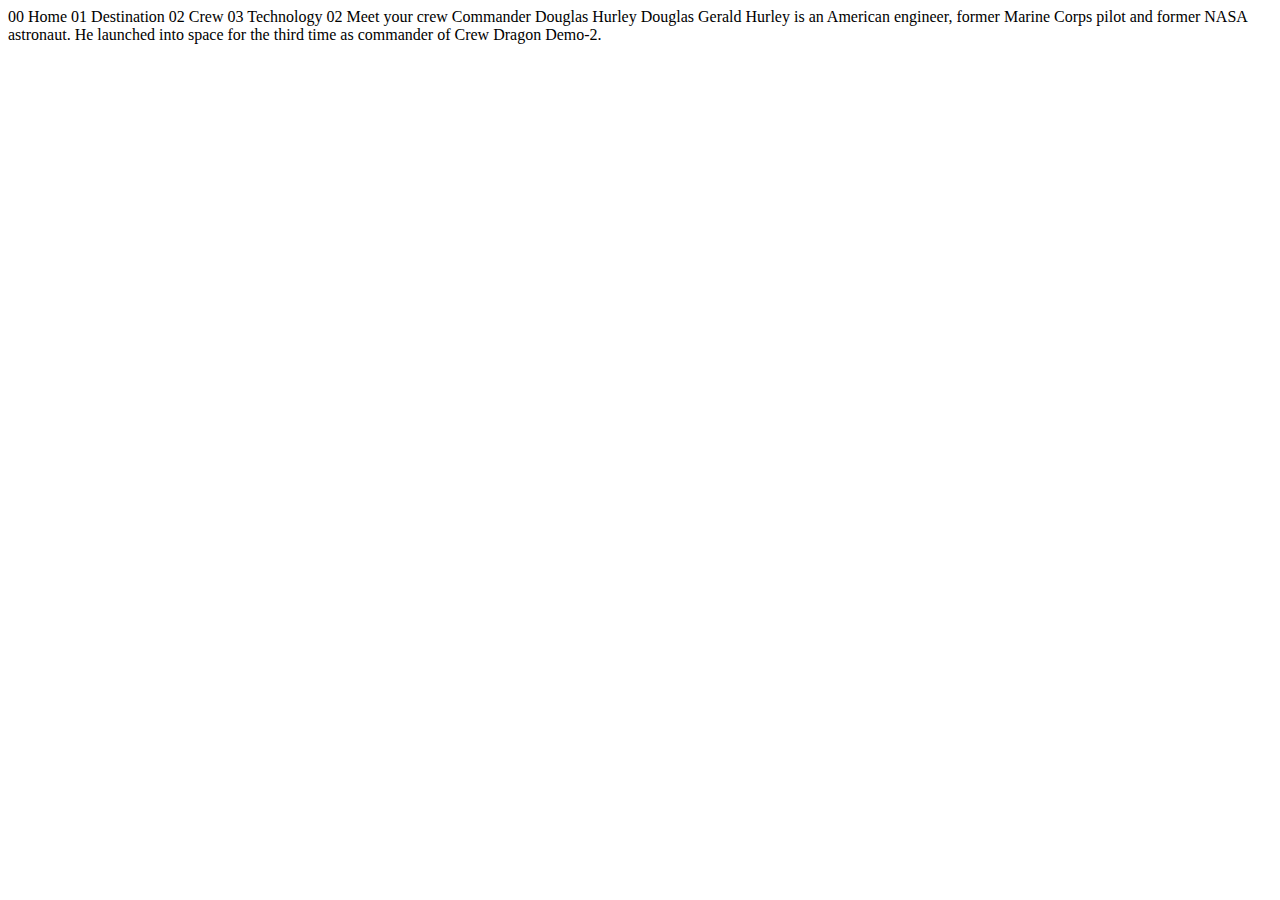
<file: crew/crew-commander.html>
<!DOCTYPE html>
<html lang="en">
<head>
  <meta charset="UTF-8">
  <meta name="viewport" content="width=device-width, initial-scale=1.0">

  <link rel="icon" type="image/png" sizes="32x32" href="./assets/favicon-32x32.png">
  
  <title>Frontend Mentor | Space tourism website</title>
</head>
<body>

  00 Home
  01 Destination
  02 Crew
  03 Technology

  02 Meet your crew

  Commander
  Douglas Hurley

  Douglas Gerald Hurley is an American engineer, former Marine Corps pilot 
  and former NASA astronaut. He launched into space for the third time as 
  commander of Crew Dragon Demo-2.
</body>
</html>
</file>
<file: css/styles.css>
/* ================== */
/* CUSTOM PROPERTIES */
/* ================= */
:root {
    --ff-primary: 'Barlow', sans-serif;
    --ff-secondary: 'Barlow Condensed', sans-serif;
    --ff-accent: 'Bellefair', serif;

    --clr-neutral-100: 0 0% 100%;
    --clr-primary-900: 230 35% 7%;
    --clr-primary-100: 231 77% 90%;

    --fs-900: clamp(5rem, 8vw + 1rem, 9.375rem);
    --fs-800: 3.5rem;
    --fs-700: 1.5rem;
    --fs-600: 1rem;
    --fs-500: 1rem;
    --fs-400: 0.9375rem;
    --fs-300: 1rem;
    --fs-200: 0.875rem;
    

    --fw-400: 400;
    --fw-700: 700;

}

@media (min-width: 35em) {
    :root {
        --fs-800: 5rem;
        --fs-700: 2.5rem;
        --fs-600: 1.5rem;
        --fs-500: 1.25rem;
        --fs-400: 1rem;
        --fs-200: 1rem;
    }
}

@media (min-width: 45em) {
    :root {
        /* font-sizes */
        --fs-800: 6.25rem;
        --fs-700: 3.5rem;
        --fs-600: 2rem;
        --fs-500: 1.75rem;
        --fs-400: 1.125rem;
    }
}

/* ================== */
/* RESET             */
/* ================= */

/* Sets box sizing rules */
*,
*::before,
*::after {
  box-sizing: border-box;
}

/* Removes default margin */
body,
h1,
h2,
h3,
h4,
h5,
h6,
p,
figure,
blockquote,
dl,
dd {
  margin: 0;
}

/* Removes unnecessary space caused by line height */
h1,
h2,
h3,
h4,
h5,
h6 {
  font-weight: var(--fw-400);
}

/* Removes default list styling on ul, ol elements with a list role */
ul[role='list'],
ol[role='list'] {
  list-style: none;
}

/* Prevents content from jumping when scrollbar is displayed */

html {
    scrollbar-gutter: both-edges;
} 

/* Sets core root defaults */
html:focus-within {
  scroll-behavior: smooth;
}

/* Sets core body defaults */
body {
  min-height: 100vh;
  text-rendering: optimizeSpeed;
  line-height: 1.5;

  font-family: var(--ff-primary);
  font-size: var(--fs-400);
  font-weight: var(--fw-400);
  color: hsl(var(--clr-primary-100));

  display: grid;
  grid-template-rows: min-content 1fr;

}

/* Gives default styling to a elements that don't have a class */
a:not([class]) {
  text-decoration-skip-ink: auto;
}

/* Makes images easier to work with */
img,
picture {
  max-width: 100%;
  display: block;
  object-fit: cover;
}

/* Inherits fonts for inputs and buttons */
input,
button,
textarea,
select {
  font: inherit;
}

/* Removes all animations, transitions and smooth scroll for people that prefer not to see them */
@media (prefers-reduced-motion: reduce) {
  html:focus-within {
   scroll-behavior: auto;
  }
  
  *,
  *::before,
  *::after {
    animation-duration: 0.01ms !important;
    animation-iteration-count: 1 !important;
    transition-duration: 0.01ms !important;
    scroll-behavior: auto !important;
  }
}
/* ================== */
/* UTILITY CLASSES   */
/* ================= */

/* ===== general utilities ===== */
.grid {
    display: grid;
    gap: var(--gap, 1rem);
}

.flex {
    display: flex;
    gap: var(--gap, 1rem);
}

.d-block {
    display: block;
}

.container {
    padding: 0 2em;
    margin-inline: auto;
    max-width: 80rem;
}


.flow > *:where(:not(:first-child)) {
    margin-top: var(--flow-space, 1rem);
} 

.flow--space-small {
    --flow-space: 0.75rem;
}

.sr-only {
    position: absolute;
    width: 1px;
    height: 1px;
    padding: 0;
    margin: -1px;
    overflow: hidden;
    clip: rect(0, 0, 0, 0);
    white-space: no-wrap;
    border: 0;
}

/* ===== colors ===== */
.bg-white { background-color: hsl(var(--clr-neutral-100)); }
.bg-accent { background-color: hsl(var(--clr-primary-100)); }
.bg-dark { background-color: hsl(var(--clr-primary-900)); }
.text-white { color: hsl(var(--clr-neutral-100)); }
.text-accent { color: hsl(var(--clr-primary-100)); }
.text-dark { color: hsl(var(--clr-primary-900)); }

/* ===== typography ===== */

.ff-primary { font-family: var(--ff-primary); }
.ff-secondary { font-family: var(--ff-secondary); }
.ff-accent { font-family: var(--ff-accent); }

.fs-900 { font-size: var(--fs-900); }
.fs-800 { font-size: var(--fs-800); }
.fs-700 { font-size: var(--fs-700); }
.fs-600 { font-size: var(--fs-600); }
.fs-500 { font-size: var(--fs-500); }
.fs-400 { font-size: var(--fs-400); }
.fs-300 { font-size: var(--fs-300); }
.fs-200 { font-size: var(--fs-200); }

.fs-900,
.fs-800,
.fs-700,
.fs-600 {
    line-height: 1.1;
}

.letter-spacing-1 { letter-spacing: 4.75px; } 
.letter-spacing-2 { letter-spacing: 2.7px; }
.letter-spacing-3 { letter-spacing: 2.35px; }

.uppercase { text-transform: uppercase; }

.numbered-title {
    margin-right: .5em;
    text-transform: uppercase;
    letter-spacing: 4.75px;
}

.numbered-title span {
    font-weight: var(--fw-700);
    color: hsl(var(--clr-neutral-100) / .25)
}

/* ================== */
/* COMPONENTS        */
/* ================= */

.big-btn {
    font-size: 2rem;
    display: inline-grid;
    place-items: center;
    padding: 0 2rem;
    aspect-ratio: 1;
    border-radius: 50%;
    text-decoration: none;
    position: relative;
    z-index: 1;
    isolation: isolate;
}

.big-btn::before {
    content: '';
    position: absolute;
    inset: 0;
    z-index: -1;
    background-color: hsl(var(--clr-neutral-100) / .1);
    border-radius: inherit;
    opacity: 0;
    transform: scale(0);
    transition: opacity 300ms linear, transform 500ms ease-in-out;
}

.big-btn:hover::before,
.big-btn:focus::before {
    opacity: 1;
    transform: scale(1.5);
}

/* .close-btn {
    position: absolute;
    inset: 2.25rem 1.5rem auto auto;
}

@media(min-width: 40em) {
    .open-btn,
    .close-btn {
        display:none;
    }
}

.primary-header nav {
    width: 70%;
    padding-block: 4rem;
    padding-inline: 2rem;
    position: fixed;
    inset: 0 0 0 100%;
    z-index: 10;
    transform: translateX(0);
    transition: transform 500ms ease-in-out;
    background-color: hsl(var(--clr-neutral-100) / .05);
    backdrop-filter: blur(1.5rem);
}

.primary-header nav::before {
    content: '';
    position: absolute;
    inset: 0;
    z-index: -1;
    
}

.menu-is-open .primary-header nav {
    transform: translateX(-100%);
}

@media(min-width: 40em) {
    .primary-header nav {
        margin-top: 1.5rem;
        padding-block: 0;
        padding-inline: 3rem;
        position: fixed;
        inset: 0 0 auto auto;
        z-index: 10;
        background-blend-mode: overlay;
        transform: translateX(0);
        transition: transform 500ms ease-in-out;
    }
}

@media(min-width: 49em) {
    .primary-header nav {
        width: 50%
    }
}

.primary-nav {
    --gap: 2rem;
    flex-direction: column;
    padding: 0;
    margin: 0;
}

@media(min-width: 40em) {
    .primary-nav {
        flex-direction: row;
        justify-content: space-around;
    }
}

.primary-nav > * {
    display: inline-block;
    align-self: start;
}

@media(min-width: 40em) {
    .underline-indicators > * {
        --underline-gap: 2rem;
    }
}

.primary-nav a {
    text-decoration: none;
}

.primary-nav a > span {
    margin-right: 0.5rem;
    font-weight: var(--fw-700);
}

@media(min-width: 40em) and (max-width: 70em) {
    .primary-nav a > span {
        display: none;
    }
} */

.underline-indicators > * { 
    cursor: pointer;
    border: none;
    background-color: transparent;
    padding: var(--underline-gap, 0.5rem) 0;
    position: relative; 
}

.underline-indicators > *::before {
    content: '';
    position: absolute;
    inset: auto 0 0 0;
    height: 0.1875rem;
    background-color: hsl(var(--clr-primary-100) / .2);
    transform: scaleX(0);
    transition: transform 300ms ease-in-out;
    transform-origin: right;
}

.underline-indicators > *:hover::before {
    transform: scaleX(1);
    transform-origin: left;
}

.underline-indicators > .active::before,
.underline-indicators > [aria-selected="true"]::before {
    background-color: hsl(var(--clr-neutral-100));
    transform:scaleX(1)
}

/* primary navigation */

.skip-to-content {
    position: absolute;
    z-index: 10000;
    margin-inline: auto;
    padding: .5em 1em;
    background-color: hsl(var(--clr-neutral-100));
    color:hsl(var(--clr-primary-900));
    opacity: 0;
    transform: translateX(-100%);
    transition: transform 300ms ease-in-out, opacity 600ms ease-in-out;
}

.skip-to-content:focus {
    opacity: 1;
    transform: translateX(0);
}

.logo {
    margin: 1.125rem clamp(1.5rem, 3vw, 3.5rem);
}

.primary-header {
    justify-content: space-between;
    align-items: center;
}

.primary-nav {
    --gap: clamp(1.5rem, 5vw, 3rem);
    --underline-gap: 2rem;
    margin: 0;
    padding: 0;
    background-color: hsl(var(--clr-primary-900) / 0.95);
}

@supports (backdrop-filter: blur(1.5rem)) {
    .primary-nav {
        background-color: hsl(var(--clr-neutral-100) / .02);
        backdrop-filter: blur(1.5rem);
    }
}

.primary-nav a {
    text-decoration: none;
}

.primary-nav a > span {
    margin-right: 0.5em;
    font-weight: var(--fw-700);
}

.mobile-nav-toggle {
    display: none;
}


@media(max-width: 35em) {
    .primary-nav {
        --underline-gap: 0.5rem;
        padding: max(6rem, 20vh) 2rem;
        margin: 0;
        position: fixed;
        inset: 0 0 0 30%;
        z-index: 100;
        flex-direction: column;
        transform: translateX(100%);
        transition: transform 500ms ease-in-out;
    }

    .primary-nav[data-visibility="true"] {
        transform: translateX(0);
    }

    .primary-nav.underline-indicators > .active::before {
        transform: scale(0);
        background-color: hsl(var(--clr-neutral-100) / .2)
    }

    .primary-nav.underline-indicators > .active:hover::before {
        transform: scaleX(1);
        background-color: hsl(var(--clr-neutral-100) / .2);
    }

    .mobile-nav-toggle {
        display: block;
        position: absolute;
        inset: 2rem 2rem auto auto;
        z-index: 1000;
        width: 2rem;
        cursor: pointer;
        background-color: transparent;
        background-image: url(../assets/shared/icon-hamburger.svg);
        background-position: center;
        background-repeat: no-repeat;
        aspect-ratio: 1;
        border: none;
    }

    .mobile-nav-toggle[aria-expanded="true"] {
        background-image: url("../assets/shared/icon-close.svg");
    }

    .mobile-nav-toggle:focus-visible {
        outline: 2px solid hsl(var(--clr-neutral-100) / 1);
        outline-offset: .25em;
    }
}

@media (min-width: 35em) {
    .primary-nav {
        padding-inline: clamp(1.5rem, 5vw, 7rem);
    }
}

@media (min-width: 35em) and (max-width: 44.9999em) {
    .primary-nav a > span {
        display: none;
    }
}

@media (min-width: 45em) {

    .primary-header::after {
        content: '';
        display: block;
        position: relative;
        width: 100%;
        height: 1px;
        margin-right: -2.5rem;
        background-color: hsl(var(--clr-neutral-100));
        order: 1;
        z-index: 2000;
    }

    nav {
        order: 2;
    }

    .primary-nav {
        margin-block: 2.5rem;
    }

}

.dot-indicators > * {
    cursor: pointer;
    aspect-ratio: 1;
    border: 0;
    border-radius: 50%;
    padding: 0.4em;
    background-color: hsl(var(--clr-neutral-100) / .25);
}

.dot-indicators > *:hover,
.dot-indicators > *:focus {
    background-color: hsl(var(--clr-neutral-100) / .5);
}

.dot-indicators > [aria-selected="true"] {
    background-color: hsl(var(--clr-neutral-100) / 1);
}

.number-indicators > * {
    background: none;
    border: none;
    cursor: pointer;
    line-height: 1;
    padding: 0 1em;
    aspect-ratio: 1;
    border-radius: 50%;
    border: 1px solid hsl(var(--clr-neutral-100) / .25);

    display: grid;
    place-items: center;

    position: relative;
}

.number-indicators > *:hover,
.number-indicators > *:focus {
    border-color: hsl(var(--clr-neutral-100) / 1);
}

.number-indicators > *::before {
    content: '';
    position: absolute;
    top: -1px;
    right: -1px;
    bottom: -1px;
    left: -1px;
    z-index: -1;
    background-color: hsl(var(--clr-neutral-100));
    border-radius: inherit;
    opacity: 0;
    z-index: -1;
}

.number-indicators > [aria-selected="true"] {
    color: hsl(var(--clr-primary-900));
}

.number-indicators > [aria-selected="true"]::before {
    opacity: 1;
}

[data-visible="false"] {
    opacity: 0;
}

[data-visible="true"] {
    opacity: 1;
}

/* ========================== */
/* PAGE SPECIFIC BACKGROUNDS */
/* ======================== */

body {
    background-size: cover;
    background-position: bottom center;
}

/* home */
.home {
    background-image: url("../assets/home/background-home-mobile.jpg");
}

@media (min-width: 35em) {
    .home {
        background-position: center center;
        background-image: url("../assets/home/background-home-tablet.jpg");
    }
}

@media (min-width: 45em) {
    .home {
        background-image: url("../assets/home/background-home-desktop.jpg");
    }
} 

/* destination */

.destination {
    background-image: url(../assets/destination/background-destination-mobile.jpg);
}

@media (min-width: 35em) {
    .destination {
        background-image: url(../assets/destination/background-destination-tablet.jpg);
    }
}

@media (min-width: 45em) {
    .destination {
        background-image: url(../assets/destination/background-destination-desktop.jpg);
    }
}


.crew {
    background-image: url(../assets/crew/background-crew-mobile.jpg);
}

@media (min-width: 35em) {
    .crew {
        background-image: url(../assets/crew/background-crew-tablet.jpg);
    }
}

@media (min-width: 45em) {
    .crew {
        background-image: url(../assets/crew/background-crew-desktop.jpg);
    }
}

.technology {
    background-image: url(../assets/technology/background-technology-mobile.jpg);
}

@media (min-width: 35em) {
    .technology {
        background-image: url(../assets/technology/background-technology-tablet.jpg);
    }
}

@media (min-width: 45em) {
    .technology {
        background-image: url(../assets/technology/background-technology-desktop.jpg);
    }
}

/* ========================== */
/* LAYOUT                    */
/* ======================== */


.grid-container {
    padding-inline: 1.5rem;
    padding-bottom: 4rem;
    text-align: center;
    display: grid;
    place-items: center;
}

.grid-container p:not([class]) {
    max-width: 50ch;
}

.numbered-title {
    grid-area: title;
}

/* destination layout */

.grid-container--destination {
    --flow-space: 2rem;
    grid-template-areas: 
        "title"
        "image"
        "tabs"
        "content" ;
}

.grid-container--destination > picture {
    grid-area: image;
    max-width: 60%;
    align-self: start;
}

.grid-container--destination > .tab-list {
    grid-area: tabs;
}

.grid-container--destination > .destination-info {
    grid-area: content;
}

.destination-meta {
    flex-direction: column;
    align-items: center;
    border-top: 1px solid hsl(var(--clr-neutral-100) / .25);
    padding-top: 2.5rem;
    margin-top: 2.5rem;
}

.destination-meta p {
    font-size: 1.75rem;
}

/* crew layout */

.grid-container--crew {
    --flow-space: 2rem;
    grid-template-areas: 
        "title"
        "image"
        "dots"
        "content"
    ;
}

.grid-container--crew > .crew-details {
    grid-area: content;
}

.grid-container--crew > .dot-list {
    grid-area: dots;
}

.grid-container--crew > picture {
    grid-area: image;
    max-width: 60%;
    border-bottom: 1px solid hsl(var(--clr-neutral-100) / .1);
}

.crew-details h2 {
    color: hsl(var(--clr-neutral-100) / .5);
}

/* technology layout */

.grid-container--technology {
    gap: 2rem;
    padding-inline: 0;
    align-content: start;
    grid-template-columns: minmax(1.5rem, 2.5rem) minmax(20rem, 1fr) minmax(1.5rem, 2.5rem);
    grid-template-areas: 
        ". title . "
        " image image image"
        " . numbers ."
        " . content ."
    ;
}

.grid-container--technology > picture {
    grid-area:  image;
}

.grid-container--technology > .number-indicators {
    grid-area: numbers;
}

.grid-container--technology > .technology-info {
    grid-area: content;
}

@media (min-width: 35em) {
    .numbered-title {
        justify-self: start;
        margin-block-start: 2rem;
    }

    .destination-meta {
        flex-direction: row;
        justify-content: space-evenly;
    }

    .grid-container--crew {
        grid-template-areas: 
            "title"
            "content"
            "dots"
            "image"
        ;
        padding-bottom: 0;
    }

}

@media (min-width: 45em) {
    .grid-container {
        text-align: left;
        grid-template-columns: minmax(.5rem, 1fr) repeat(2, minmax(0, 40rem)) minmax(.5rem, 1fr);
        column-gap: var(--container-gap, 2rem);
    }

    .grid-container--home {
        padding-bottom: max(6rem, 20vh);
        align-items: end;
    }

    .grid-container--home > *:first-child {
        grid-column: 2;
    }
    
    .grid-container--home > *:last-child {
        grid-column: 3;
    }

    .grid-container--destination {
        justify-items: start;
        align-content: start;
        grid-template-areas: 
            " . title title . "
            " . image tabs . "
            " . image content . " ;
    }

    .grid-container--destination > picture {
        max-width: 90%;
        justify-self: center;
    }

    .destination-meta {
        --gap: clamp(2rem, 7vw, 6rem);
        justify-content: start;
    }

    .grid-container--crew {
        justify-items: start; 
        grid-template-columns: minmax(.5rem, 1fr) minmax(0, 37rem) minmax(0, 35rem) minmax(.5rem, 1fr);  
        grid-template-areas: 
            " . title title . "
            ". content image ."
            " . dots image ."
        ;
    }

    .grid-container--crew > picture {
        align-self: end;
        max-width: 120%;
    }

    .grid-container--technology {
    grid-template-columns: minmax(1.5rem, 10vw) min-content minmax(0, 37rem) minmax(0, 20rem) minmax(1.5rem, 1fr);
    grid-template-areas: 
        " . title title title . "
        " . numbers content image image"
    ;
}

.grid-container--technology > .number-indicators {
    flex-direction: column;
}

.grid-container--technology > picture {
    justify-self: flex-end;
    margin-left: clamp(2rem, 3rem, 10vw);
}   

}
</file>
